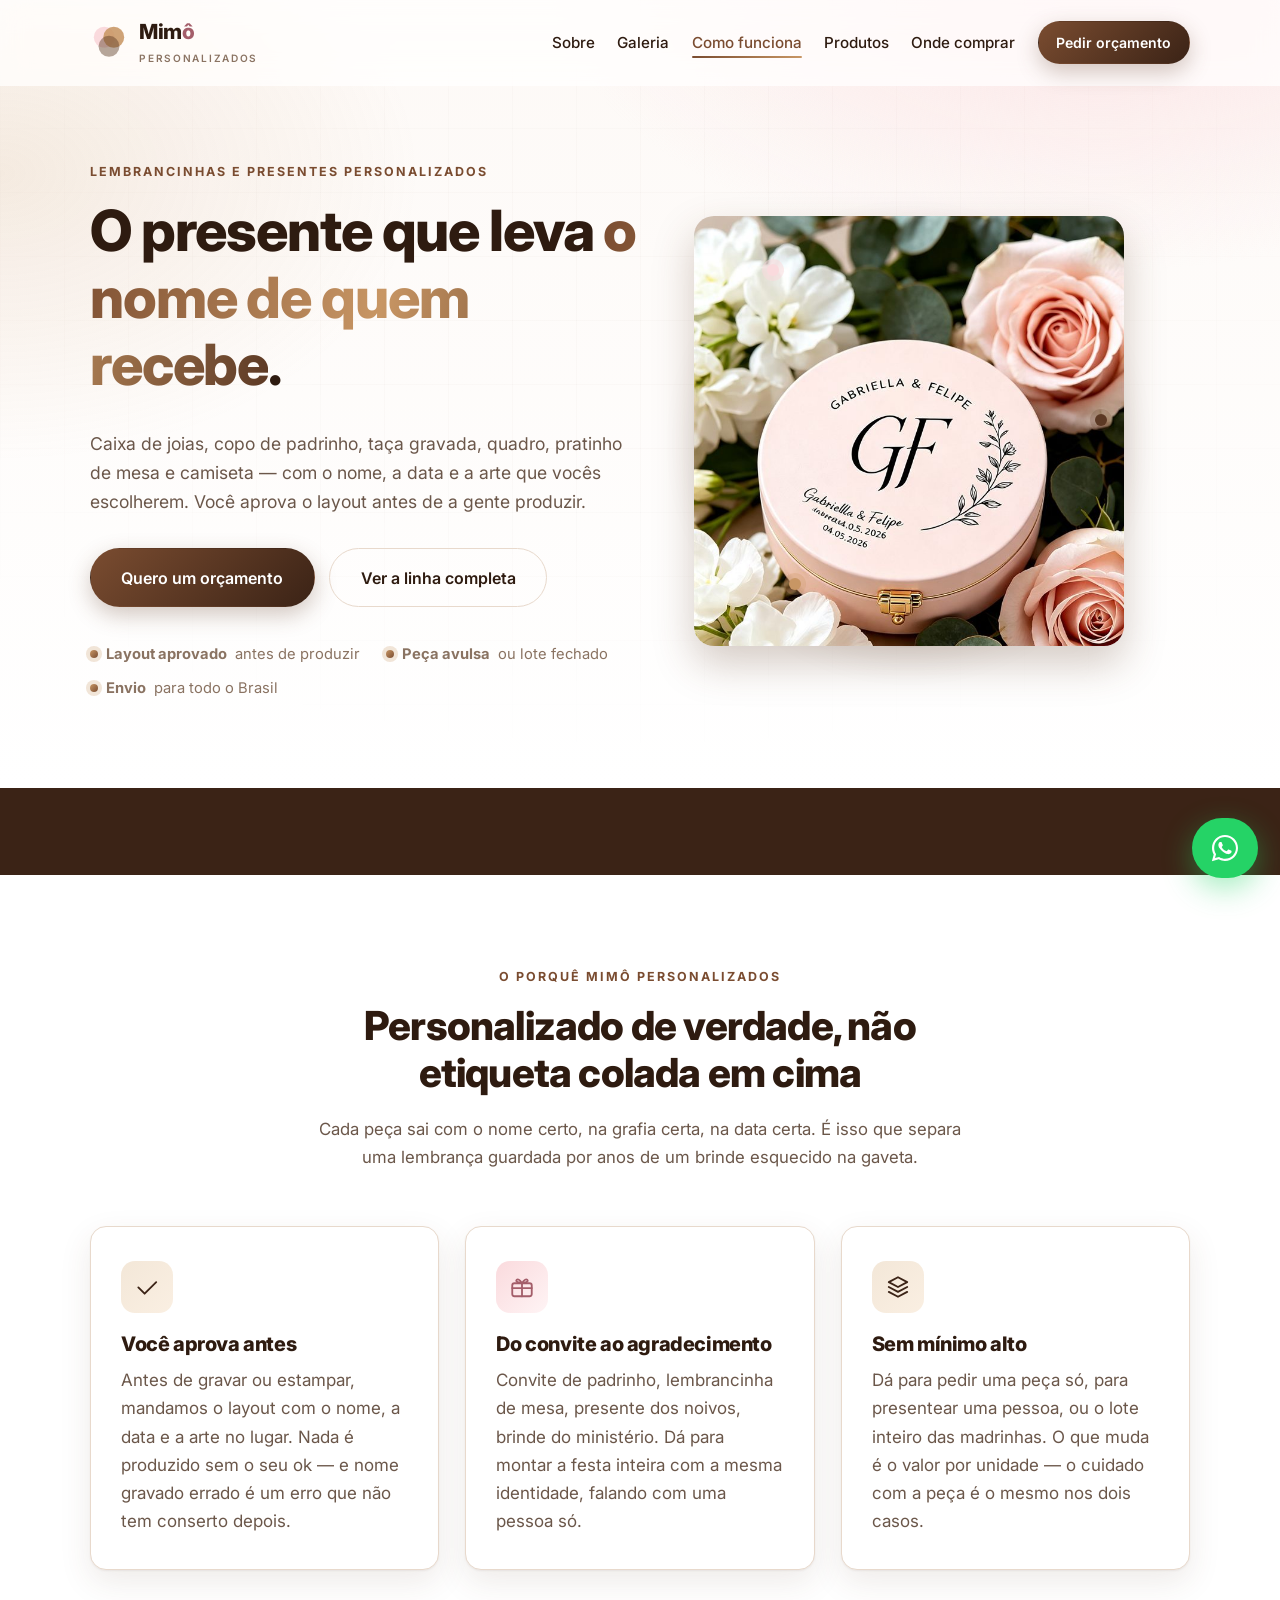
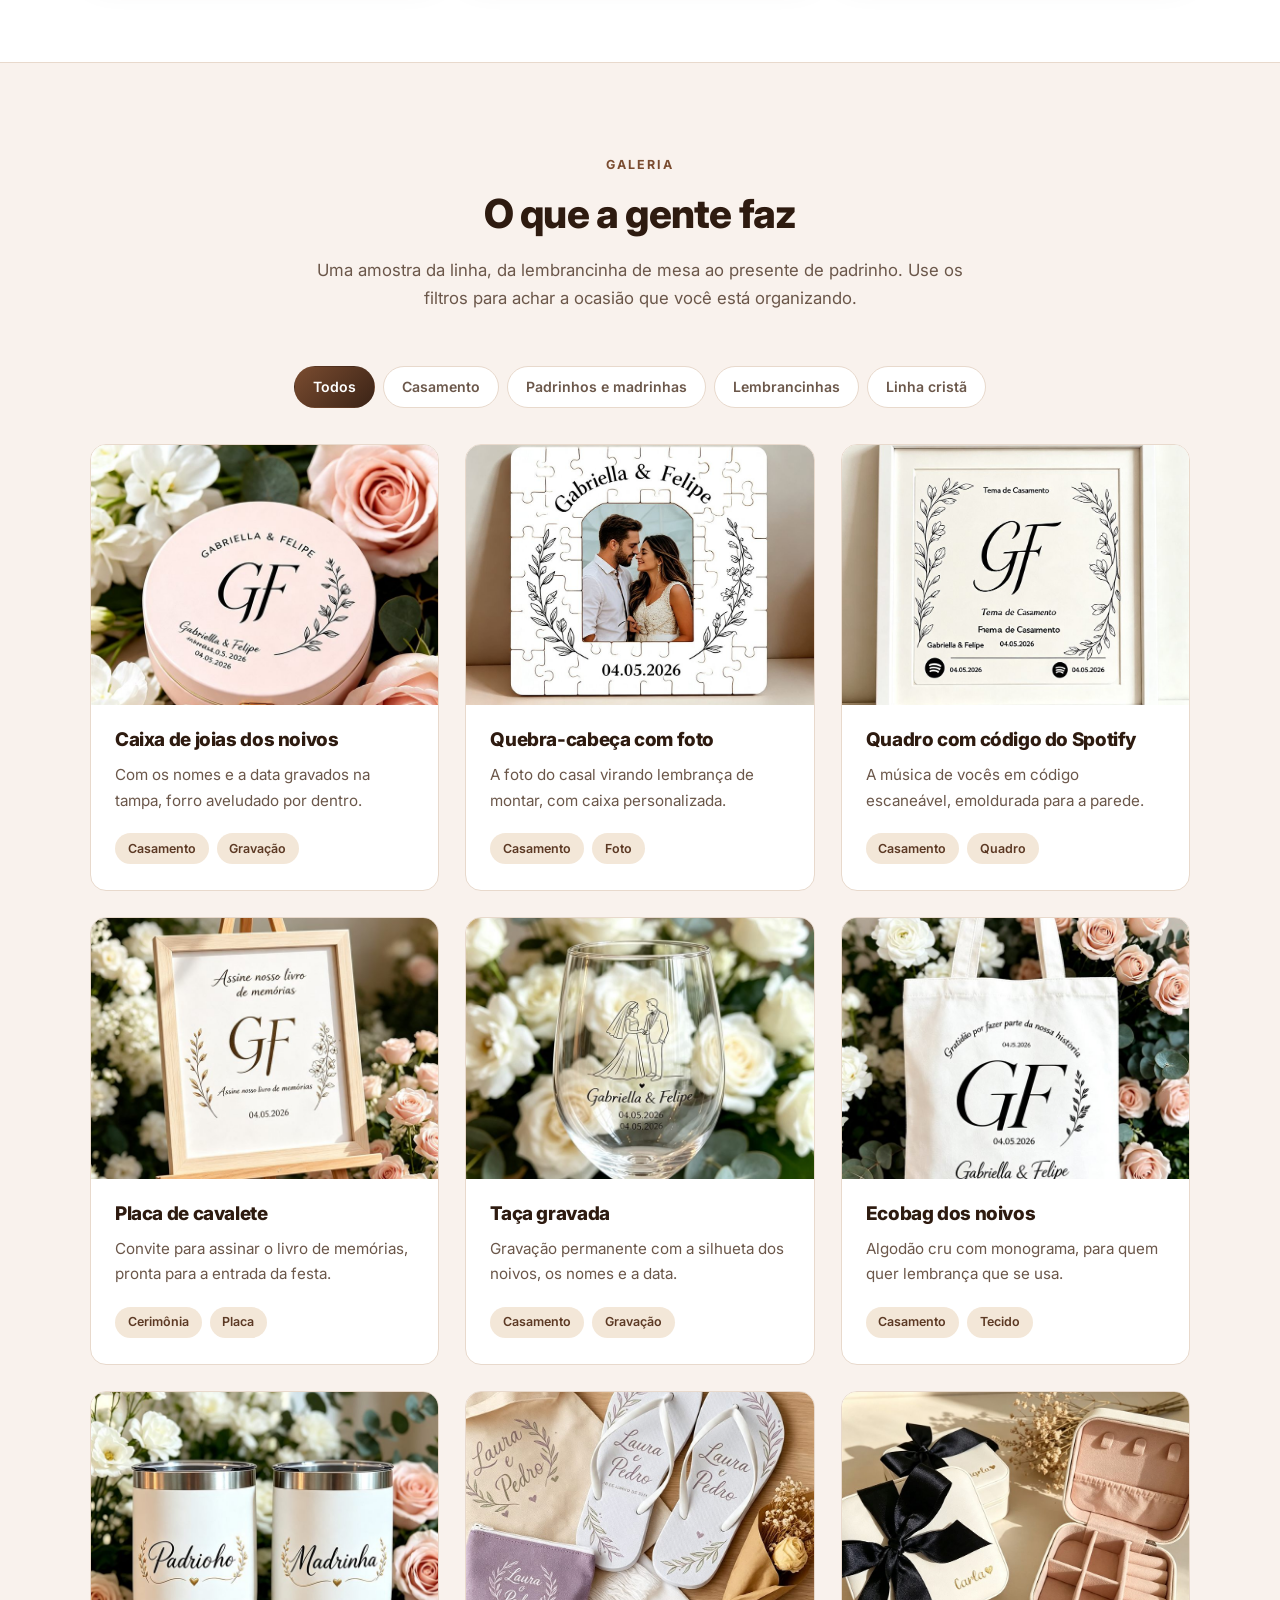
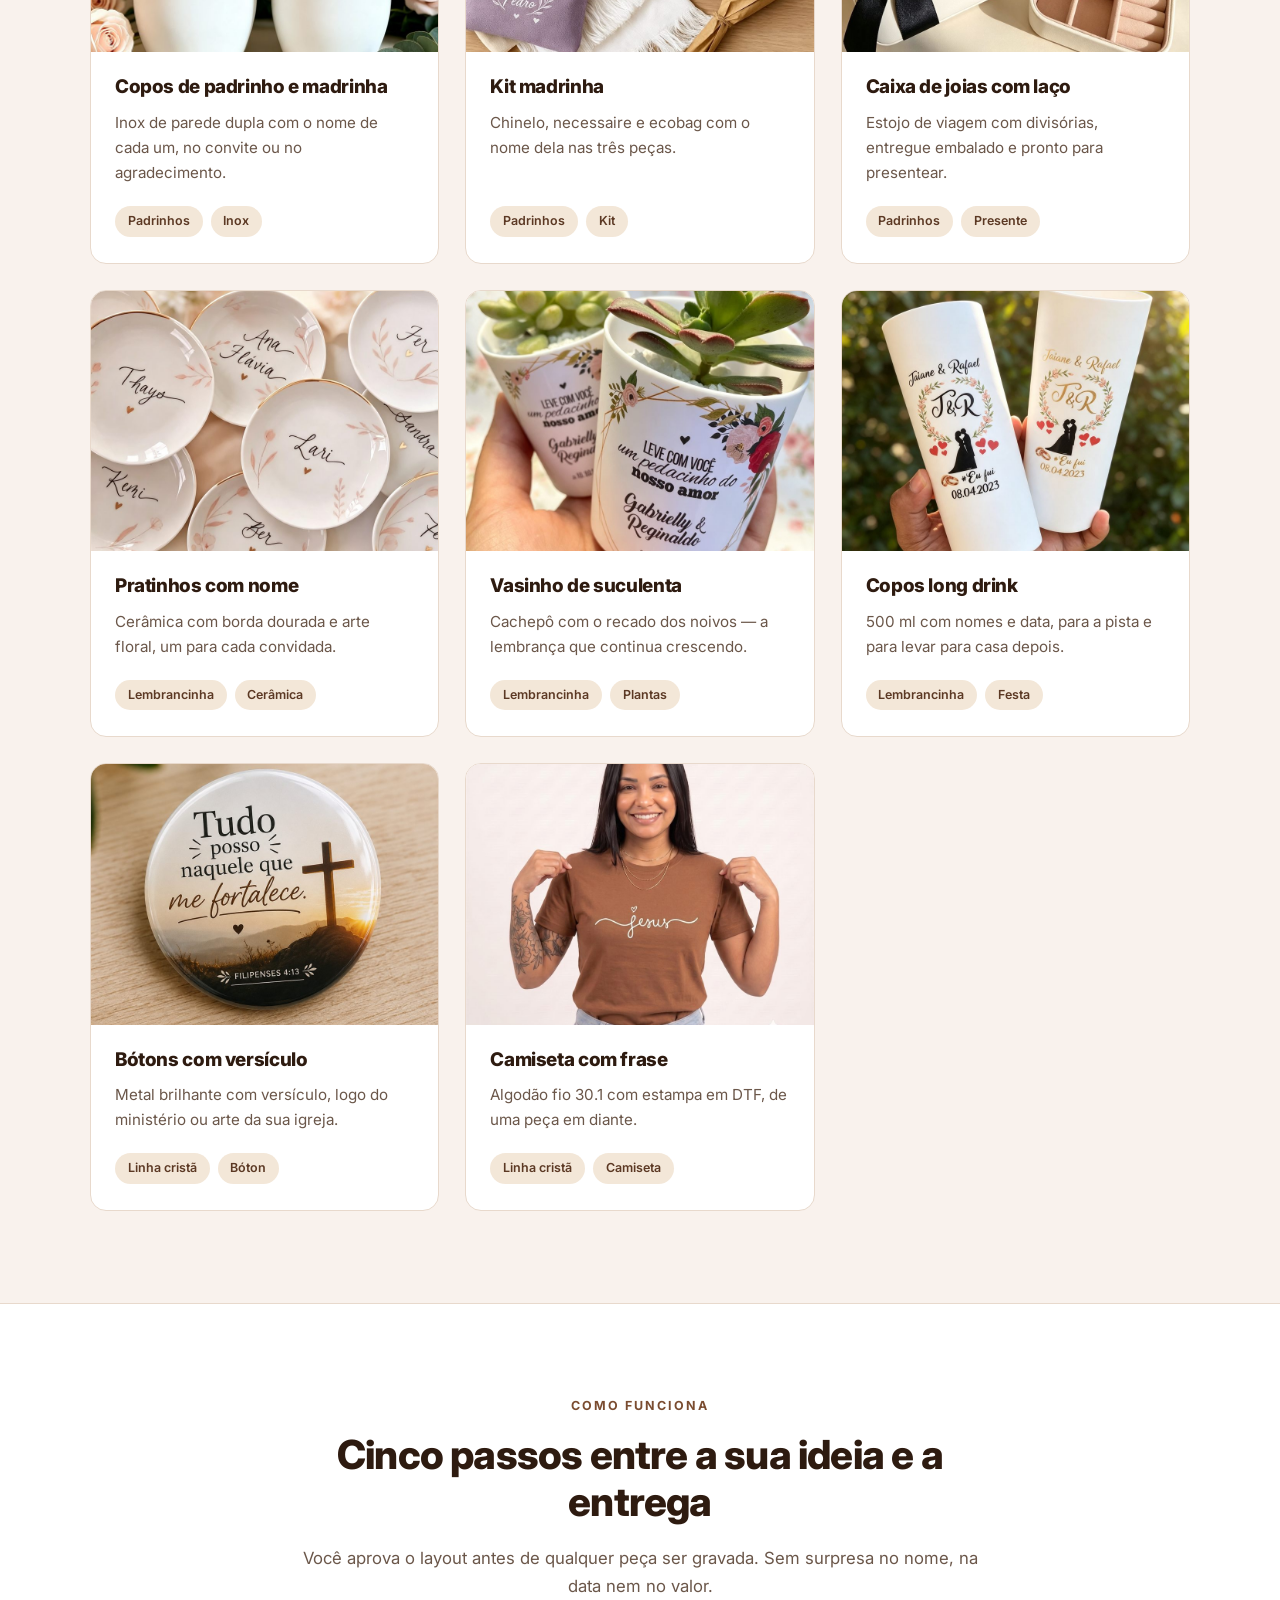
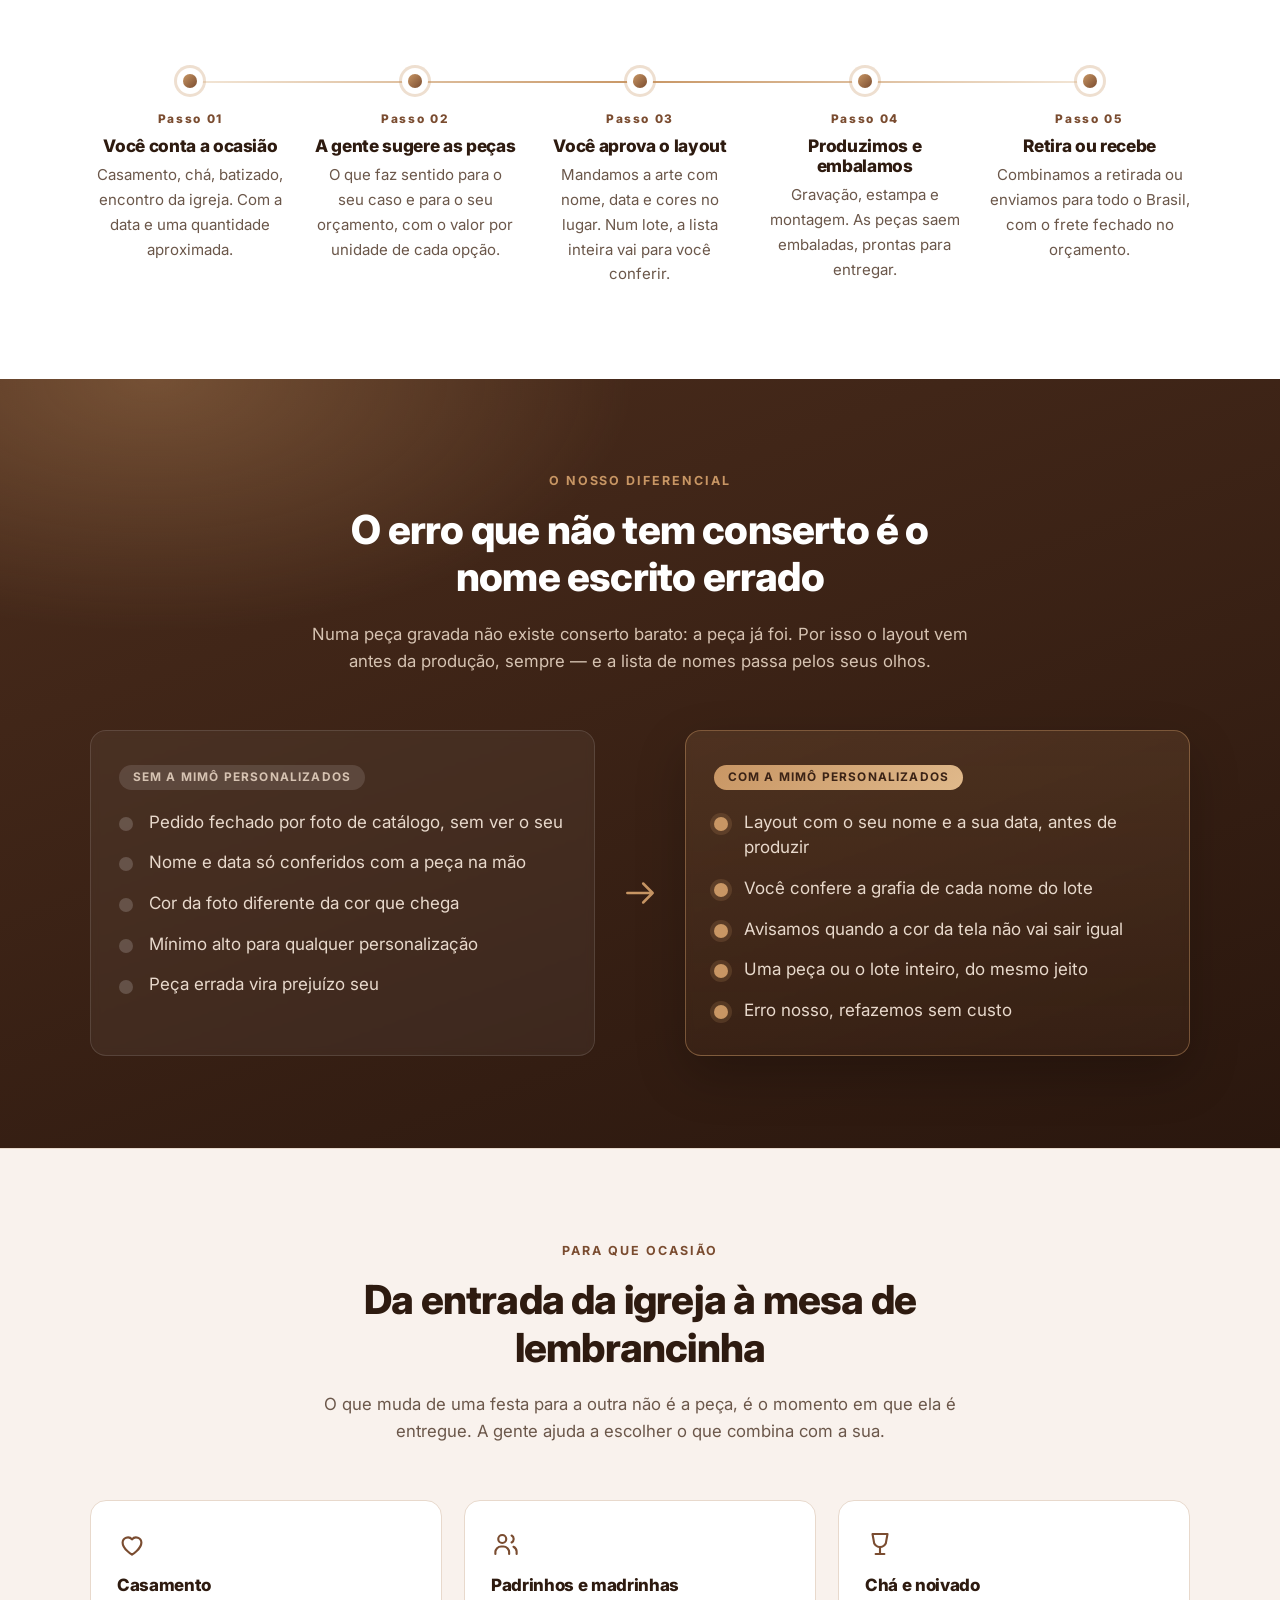
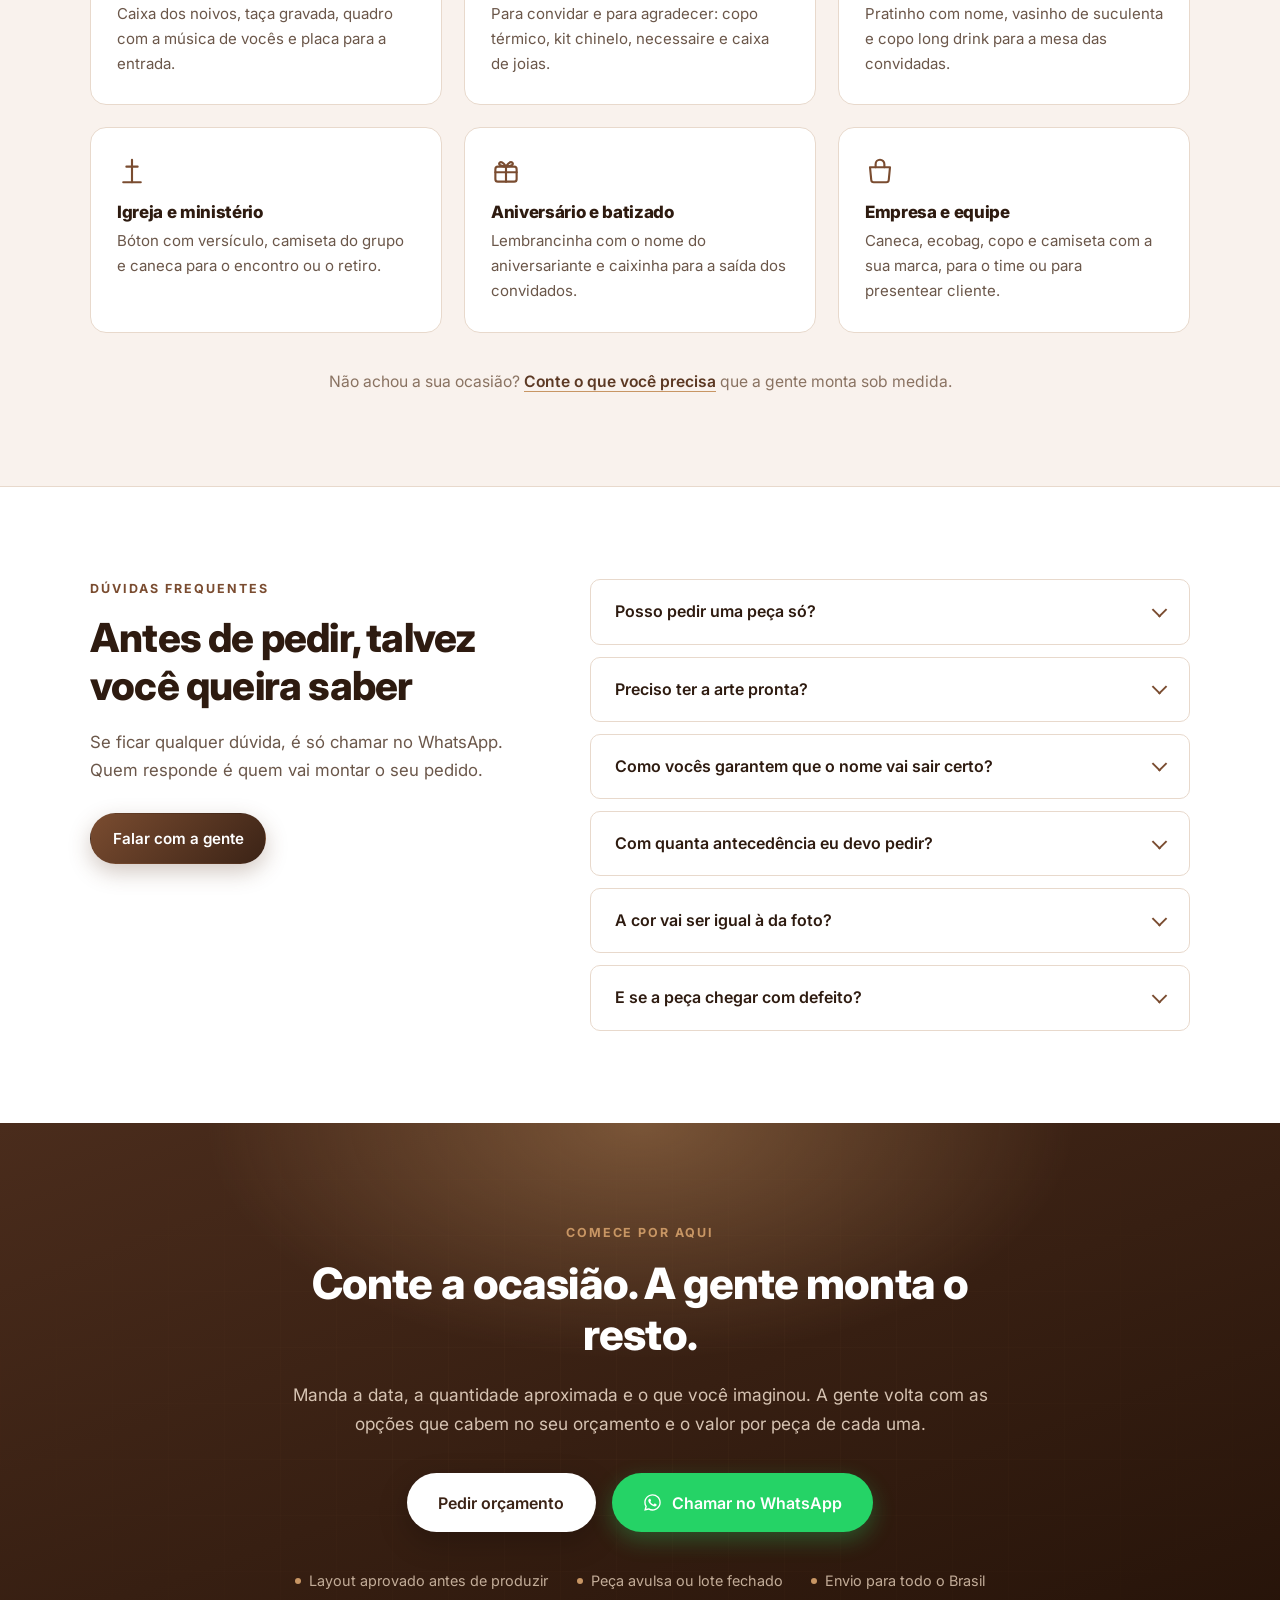
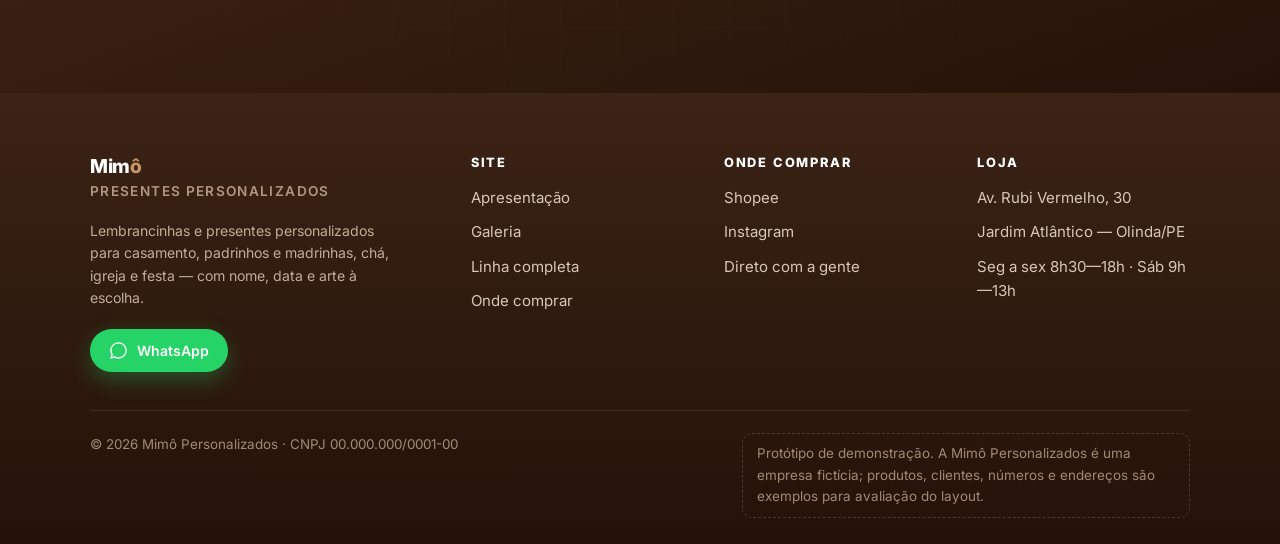
<file: index.html>
﻿<!DOCTYPE html>
<html lang="pt-BR">
<head>
<meta charset="UTF-8">
<meta name="viewport" content="width=device-width, initial-scale=1">
<title>Mimô Personalizados | Lembrancinhas e presentes com nome e data</title>
<meta name="description" content="Presentes e lembrancinhas personalizados para casamento, padrinhos e madrinhas, chá, igreja e festa: caixa de joias, copo térmico, taça gravada, quadro, pratinho e camiseta. Você aprova o layout antes de a gente produzir.">
<meta name="theme-color" content="#5C3924">
<link rel="canonical" href="https://www.mimopersonalizados.com.br/">

<meta property="og:type" content="website">
<meta property="og:locale" content="pt_BR">
<meta property="og:site_name" content="Mimô Personalizados">
<meta property="og:title" content="Mimô Personalizados | Lembrancinhas e presentes com nome e data">
<meta property="og:description" content="Caixa de joias, copo de padrinho, taça gravada, quadro e lembrancinha de mesa — tudo com o nome e a data de quem recebe.">
<meta property="og:url" content="https://www.mimopersonalizados.com.br/">

<link rel="preconnect" href="https://fonts.googleapis.com">
<link rel="preconnect" href="https://fonts.gstatic.com" crossorigin>
<link href="https://fonts.googleapis.com/css2?family=Inter:wght@400;500;600;700;800&display=swap" rel="stylesheet">
<link rel="stylesheet" href="assets/css/style.css?v=1">
<script src="assets/js/campanha.js?v=1"></script>

<script type="application/ld+json">
{
  "@context": "https://schema.org",
  "@type": "Store",
  "name": "Mimô Personalizados",
  "description": "Lembrancinhas e presentes personalizados para casamento, padrinhos e madrinhas, chá, igreja e festa, com nome, data e arte à escolha.",
  "areaServed": "BR",
  "slogan": "O presente que leva o nome de quem recebe.",
  "address": {
    "@type": "PostalAddress",
    "streetAddress": "Av. Rubi Vermelho, 30 — Jardim Atlântico",
    "addressLocality": "Olinda",
    "addressRegion": "PE",
    "addressCountry": "BR"
  },
  "openingHours": ["Mo-Fr 08:30-18:00", "Sa 09:00-13:00"],
  "telephone": "+5581991873132"
}
</script>
</head>
<body>

<a class="skip-link" href="#main">Ir para o conteúdo</a>

<header class="header" id="header">
  <div class="container header__inner">
    <a class="brand" href="#hero" aria-label="Mimô Personalizados — início">
      <svg class="brand__mark" viewBox="0 0 40 40" aria-hidden="true">
        <g style="mix-blend-mode:multiply">
          <circle cx="15" cy="15" r="11" fill="#FADADD"/>
          <circle cx="25" cy="15" r="11" fill="#C89664" opacity=".88"/>
          <circle cx="20" cy="24.5" r="11" fill="#5C3924" opacity=".45"/>
        </g>
      </svg>
      <span>
        <span class="brand__name">Mim<i>ô</i></span>
        <span class="brand__tag">Personalizados</span>
      </span>
    </a>

    <nav class="nav" id="nav" aria-label="Navegação principal">
      <ul class="nav__list">
        <li><a class="nav__link" href="#sobre">Sobre</a></li>
        <li><a class="nav__link" href="#galeria">Galeria</a></li>
        <li><a class="nav__link" href="#processo">Como funciona</a></li>
        <li><a class="nav__link" href="produtos/index.html">Produtos</a></li>
        <li><a class="nav__link" href="contato/index.html">Onde comprar</a></li>
        <li><a class="btn btn--primary btn--sm nav__cta" href="contato/index.html">Pedir orçamento</a></li>
      </ul>
    </nav>

    <button class="nav-toggle" id="navToggle" aria-expanded="false" aria-controls="nav" aria-label="Abrir menu">
      <span></span><span></span><span></span>
    </button>
  </div>
</header>

<main id="main">

  <!-- ============ HERO ============ -->
  <section class="hero" id="hero">
    <div class="container hero__inner">
      <div class="hero__content">
        <p class="eyebrow reveal">Lembrancinhas e presentes personalizados</p>
        <h1 class="hero__title reveal">O presente que leva <span class="grad">o nome de quem recebe</span>.</h1>
        <p class="hero__sub reveal">
          Caixa de joias, copo de padrinho, taça gravada, quadro, pratinho de mesa e
          camiseta — com o nome, a data e a arte que vocês escolherem. Você aprova o
          layout antes de a gente produzir.
        </p>
        <div class="hero__actions reveal">
          <a class="btn btn--primary btn--lg" href="contato/index.html">Quero um orçamento</a>
          <a class="btn btn--ghost btn--lg" href="produtos/index.html">Ver a linha completa</a>
        </div>
        <ul class="hero__badges reveal" aria-label="Destaques">
          <li><strong>Layout aprovado</strong> antes de produzir</li>
          <li><strong>Peça avulsa</strong> ou lote fechado</li>
          <li><strong>Envio</strong> para todo o Brasil</li>
        </ul>
      </div>

      <div class="hero__visual reveal">
        <div class="press">
          <!-- vitrine da home: seis peças reais revezando. main.js lê
               qualquer .shots da página, então essa troca já funciona
               sem nenhum JS extra — só o HTML abaixo. -->
          <!-- sem loading="lazy" aqui de propósito: é a primeira coisa que
               a página mostra, então as seis já carregam de uma vez — adiar
               as cinco de trás deixaria a troca entrando em branco. -->
          <div class="press__sheet shots">
            <img src="assets/img/caixa-joias-noivos.jpg"
                 alt="Caixa de joias personalizada com o nome dos noivos e a data gravados na tampa"
                 class="is-active" fetchpriority="high" decoding="async">
            <img src="assets/img/copos-padrinho-madrinha.jpg"
                 alt="Copos térmicos personalizados com os nomes do padrinho e da madrinha"
                 decoding="async">
            <img src="assets/img/quadro-spotify.jpg"
                 alt="Quadro personalizado com o código do Spotify da música do casal"
                 decoding="async">
            <img src="assets/img/taca-gravada.jpg"
                 alt="Taça gravada com a silhueta dos noivos, os nomes e a data"
                 decoding="async">
            <img src="assets/img/pratinhos-nomes.jpg"
                 alt="Pratinhos de cerâmica personalizados com o nome de cada convidada"
                 decoding="async">
            <img src="assets/img/boton-cristao.jpg"
                 alt="Bóton personalizado com versículo"
                 decoding="async">
          </div>
          <span class="press__dot press__dot--c" aria-hidden="true"></span>
          <span class="press__dot press__dot--m" aria-hidden="true"></span>
          <span class="press__dot press__dot--y" aria-hidden="true"></span>
        </div>
      </div>
    </div>
  </section>

  <!-- ============ COMPROMISSOS ============ -->
  <section class="commit" aria-label="Nossos compromissos">
    <div class="container">
      <ul class="commit__list">
        <li class="commit__item reveal">
          <svg viewBox="0 0 24 24" fill="none" stroke="currentColor" stroke-width="1.8" stroke-linecap="round" stroke-linejoin="round" aria-hidden="true"><path d="M20 6 9 17l-5-5"/></svg>
          <span><strong>Layout aprovado</strong> por você antes de produzir</span>
        </li>
        <li class="commit__item reveal">
          <svg viewBox="0 0 24 24" fill="none" stroke="currentColor" stroke-width="1.8" stroke-linecap="round" stroke-linejoin="round" aria-hidden="true"><path d="M20 6 9 17l-5-5"/></svg>
          <span><strong>Nome e data</strong> conferidos letra por letra</span>
        </li>
        <li class="commit__item reveal">
          <svg viewBox="0 0 24 24" fill="none" stroke="currentColor" stroke-width="1.8" stroke-linecap="round" stroke-linejoin="round" aria-hidden="true"><path d="M20 6 9 17l-5-5"/></svg>
          <span><strong>Refazemos sem custo</strong> se o erro for nosso</span>
        </li>
        <li class="commit__item reveal">
          <svg viewBox="0 0 24 24" fill="none" stroke="currentColor" stroke-width="1.8" stroke-linecap="round" stroke-linejoin="round" aria-hidden="true"><path d="M20 6 9 17l-5-5"/></svg>
          <span><strong>Peça avulsa</strong> ou lote, sem mínimo alto</span>
        </li>
      </ul>
    </div>
  </section>

  <!-- ============ PILARES ============ -->
  <section class="section" id="sobre">
    <div class="container">
      <div class="section__head reveal">
        <p class="eyebrow">O porquê Mimô Personalizados</p>
        <h2 class="section__title">Personalizado de verdade, não etiqueta colada em cima</h2>
        <p class="section__lead">
          Cada peça sai com o nome certo, na grafia certa, na data certa. É isso que
          separa uma lembrança guardada por anos de um brinde esquecido na gaveta.
        </p>
      </div>

      <div class="grid grid--3">
        <article class="card reveal">
          <div class="card__icon">
            <svg viewBox="0 0 24 24" fill="none" stroke="currentColor" stroke-width="1.7" stroke-linecap="round" stroke-linejoin="round" aria-hidden="true"><path d="M20.5 7.5 9.8 18.2 4 12.4"/></svg>
          </div>
          <h3 class="card__title">Você aprova antes</h3>
          <p class="card__text">
            Antes de gravar ou estampar, mandamos o layout com o nome, a data e a arte
            no lugar. Nada é produzido sem o seu ok — e nome gravado errado é um erro
            que não tem conserto depois.
          </p>
        </article>

        <article class="card reveal">
          <div class="card__icon card__icon--mag">
            <svg viewBox="0 0 24 24" fill="none" stroke="currentColor" stroke-width="1.7" stroke-linecap="round" stroke-linejoin="round" aria-hidden="true"><rect x="3" y="8.5" width="18" height="12" rx="2"/><path d="M3 13h18M12 8.5v12"/><path d="M12 8.5S9.2 3.6 7.2 5.3 9.8 8.5 12 8.5Zm0 0s2.8-4.9 4.8-3.2S14.2 8.5 12 8.5Z"/></svg>
          </div>
          <h3 class="card__title">Do convite ao agradecimento</h3>
          <p class="card__text">
            Convite de padrinho, lembrancinha de mesa, presente dos noivos, brinde do
            ministério. Dá para montar a festa inteira com a mesma identidade, falando
            com uma pessoa só.
          </p>
        </article>

        <article class="card reveal">
          <div class="card__icon">
            <svg viewBox="0 0 24 24" fill="none" stroke="currentColor" stroke-width="1.7" stroke-linecap="round" stroke-linejoin="round" aria-hidden="true"><path d="m12 3 8.5 4.5L12 12 3.5 7.5 12 3Z"/><path d="m3.5 12 8.5 4.5 8.5-4.5M3.5 16.5 12 21l8.5-4.5"/></svg>
          </div>
          <h3 class="card__title">Sem mínimo alto</h3>
          <p class="card__text">
            Dá para pedir uma peça só, para presentear uma pessoa, ou o lote inteiro das
            madrinhas. O que muda é o valor por unidade — o cuidado com a peça é o mesmo
            nos dois casos.
          </p>
        </article>
      </div>
    </div>
  </section>

  <!-- ============ GALERIA ============ -->
  <section class="section section--tint" id="galeria">
    <div class="container">
      <div class="section__head reveal">
        <p class="eyebrow">Galeria</p>
        <h2 class="section__title">O que a gente faz</h2>
        <p class="section__lead">
          Uma amostra da linha, da lembrancinha de mesa ao presente de padrinho. Use os
          filtros para achar a ocasião que você está organizando.
        </p>
      </div>

      <div class="filters reveal" id="filtros" role="group" aria-label="Filtrar a galeria por ocasião"></div>
      <div class="works" id="lista-galeria"></div>
    </div>
  </section>

  <!-- ============ PROCESSO ============ -->
  <section class="section" id="processo">
    <div class="container">
      <div class="section__head reveal">
        <p class="eyebrow">Como funciona</p>
        <h2 class="section__title">Cinco passos entre a sua ideia e a entrega</h2>
        <p class="section__lead">
          Você aprova o layout antes de qualquer peça ser gravada. Sem surpresa no nome,
          na data nem no valor.
        </p>
      </div>

      <ol class="steps">
        <li class="step reveal">
          <span class="step__dot"></span>
          <span class="step__num">Passo 01</span>
          <h3 class="step__title">Você conta a ocasião</h3>
          <p class="step__text">Casamento, chá, batizado, encontro da igreja. Com a data e uma quantidade aproximada.</p>
        </li>
        <li class="step reveal">
          <span class="step__dot"></span>
          <span class="step__num">Passo 02</span>
          <h3 class="step__title">A gente sugere as peças</h3>
          <p class="step__text">O que faz sentido para o seu caso e para o seu orçamento, com o valor por unidade de cada opção.</p>
        </li>
        <li class="step reveal">
          <span class="step__dot"></span>
          <span class="step__num">Passo 03</span>
          <h3 class="step__title">Você aprova o layout</h3>
          <p class="step__text">Mandamos a arte com nome, data e cores no lugar. Num lote, a lista inteira vai para você conferir.</p>
        </li>
        <li class="step reveal">
          <span class="step__dot"></span>
          <span class="step__num">Passo 04</span>
          <h3 class="step__title">Produzimos e embalamos</h3>
          <p class="step__text">Gravação, estampa e montagem. As peças saem embaladas, prontas para entregar.</p>
        </li>
        <li class="step reveal">
          <span class="step__dot"></span>
          <span class="step__num">Passo 05</span>
          <h3 class="step__title">Retira ou recebe</h3>
          <p class="step__text">Combinamos a retirada ou enviamos para todo o Brasil, com o frete fechado no orçamento.</p>
        </li>
      </ol>
    </div>
  </section>

  <!-- ============ DIFERENCIAL ============ -->
  <section class="section section--dark" id="diferencial">
    <div class="container">
      <div class="section__head reveal">
        <p class="eyebrow eyebrow--light">O nosso diferencial</p>
        <h2 class="section__title">O erro que não tem conserto é o nome escrito errado</h2>
        <p class="section__lead">
          Numa peça gravada não existe conserto barato: a peça já foi. Por isso o layout
          vem antes da produção, sempre — e a lista de nomes passa pelos seus olhos.
        </p>
      </div>

      <div class="compare">
        <div class="compare__col compare__col--before reveal">
          <h3 class="compare__title"><span class="tag tag--before">Sem a Mimô Personalizados</span></h3>
          <ul class="compare__list">
            <li>Pedido fechado por foto de catálogo, sem ver o seu</li>
            <li>Nome e data só conferidos com a peça na mão</li>
            <li>Cor da foto diferente da cor que chega</li>
            <li>Mínimo alto para qualquer personalização</li>
            <li>Peça errada vira prejuízo seu</li>
          </ul>
        </div>

        <div class="compare__arrow reveal" aria-hidden="true">
          <svg viewBox="0 0 24 24" fill="none" stroke="currentColor" stroke-width="1.6" stroke-linecap="round" stroke-linejoin="round"><path d="M4 12h16M14 6l6 6-6 6"/></svg>
        </div>

        <div class="compare__col compare__col--after reveal">
          <h3 class="compare__title"><span class="tag tag--after">Com a Mimô Personalizados</span></h3>
          <ul class="compare__list">
            <li>Layout com o seu nome e a sua data, antes de produzir</li>
            <li>Você confere a grafia de cada nome do lote</li>
            <li>Avisamos quando a cor da tela não vai sair igual</li>
            <li>Uma peça ou o lote inteiro, do mesmo jeito</li>
            <li>Erro nosso, refazemos sem custo</li>
          </ul>
        </div>
      </div>
    </div>
  </section>

  <!-- ============ SEGMENTOS ============ -->
  <section class="section section--tint" id="segmentos">
    <div class="container">
      <div class="section__head reveal">
        <p class="eyebrow">Para que ocasião</p>
        <h2 class="section__title">Da entrada da igreja à mesa de lembrancinha</h2>
        <p class="section__lead">
          O que muda de uma festa para a outra não é a peça, é o momento em que ela é
          entregue. A gente ajuda a escolher o que combina com a sua.
        </p>
      </div>

      <div class="segments">
        <article class="segment reveal">
          <svg viewBox="0 0 24 24" fill="none" stroke="currentColor" stroke-width="1.7" stroke-linecap="round" stroke-linejoin="round" aria-hidden="true"><path d="M12 20.5s-7.5-4.6-7.5-9.6a4.2 4.2 0 0 1 7.5-2.6 4.2 4.2 0 0 1 7.5 2.6c0 5-7.5 9.6-7.5 9.6Z"/></svg>
          <h3>Casamento</h3>
          <p>Caixa dos noivos, taça gravada, quadro com a música de vocês e placa para a entrada.</p>
        </article>

        <article class="segment reveal">
          <svg viewBox="0 0 24 24" fill="none" stroke="currentColor" stroke-width="1.7" stroke-linecap="round" stroke-linejoin="round" aria-hidden="true"><circle cx="9" cy="8" r="3.2"/><path d="M3.5 20v-1.4A4.6 4.6 0 0 1 8.1 14h1.8a4.6 4.6 0 0 1 4.6 4.6V20"/><path d="M16.5 5.2a3.2 3.2 0 0 1 0 5.6M18 14.2a4.6 4.6 0 0 1 2.5 4.1V20"/></svg>
          <h3>Padrinhos e madrinhas</h3>
          <p>Para convidar e para agradecer: copo térmico, kit chinelo, necessaire e caixa de joias.</p>
        </article>

        <article class="segment reveal">
          <svg viewBox="0 0 24 24" fill="none" stroke="currentColor" stroke-width="1.7" stroke-linecap="round" stroke-linejoin="round" aria-hidden="true"><path d="M6 4h12l-1 5.5a5 5 0 0 1-10 0L6 4Z"/><path d="M12 15v5M8.5 20h7"/></svg>
          <h3>Chá e noivado</h3>
          <p>Pratinho com nome, vasinho de suculenta e copo long drink para a mesa das convidadas.</p>
        </article>

        <article class="segment reveal">
          <svg viewBox="0 0 24 24" fill="none" stroke="currentColor" stroke-width="1.7" stroke-linecap="round" stroke-linejoin="round" aria-hidden="true"><path d="M12 3v18M7.5 8.5h9"/><path d="M5 21h14"/></svg>
          <h3>Igreja e ministério</h3>
          <p>Bóton com versículo, camiseta do grupo e caneca para o encontro ou o retiro.</p>
        </article>

        <article class="segment reveal">
          <svg viewBox="0 0 24 24" fill="none" stroke="currentColor" stroke-width="1.7" stroke-linecap="round" stroke-linejoin="round" aria-hidden="true"><rect x="3.5" y="8.5" width="17" height="12" rx="2"/><path d="M3.5 13h17M12 8.5v12"/><path d="M12 8.5S9 3.5 7 5.3 9.8 8.5 12 8.5Zm0 0s3-5 5-3.2S14.2 8.5 12 8.5Z"/></svg>
          <h3>Aniversário e batizado</h3>
          <p>Lembrancinha com o nome do aniversariante e caixinha para a saída dos convidados.</p>
        </article>

        <article class="segment reveal">
          <svg viewBox="0 0 24 24" fill="none" stroke="currentColor" stroke-width="1.7" stroke-linecap="round" stroke-linejoin="round" aria-hidden="true"><path d="M4 9h16l-1 10.2A2 2 0 0 1 17 21H7a2 2 0 0 1-2-1.8L4 9Z"/><path d="M8.5 9V6.5a3.5 3.5 0 0 1 7 0V9"/></svg>
          <h3>Empresa e equipe</h3>
          <p>Caneca, ecobag, copo e camiseta com a sua marca, para o time ou para presentear cliente.</p>
        </article>
      </div>

      <p class="segments__note reveal">
        Não achou a sua ocasião? <a href="contato/index.html">Conte o que você precisa</a> que a gente monta sob medida.
      </p>
    </div>
  </section>

  <!-- ============ FAQ ============ -->
  <section class="section" id="faq">
    <div class="container faq__inner">
      <div class="reveal">
        <p class="eyebrow">Dúvidas frequentes</p>
        <h2 class="section__title">Antes de pedir, talvez você queira saber</h2>
        <p class="section__lead">
          Se ficar qualquer dúvida, é só chamar no WhatsApp. Quem responde é quem vai
          montar o seu pedido.
        </p>
        <div class="faq__cta">
          <a class="btn btn--primary" href="contato/index.html">Falar com a gente</a>
        </div>
      </div>

      <div class="faq__list reveal">
        <details class="faq__item">
          <summary>Posso pedir uma peça só?</summary>
          <div class="faq__answer"><p>Boa parte da linha sai avulsa, para presentear uma pessoa. Alguns itens têm quantidade mínima por causa da produção — o vasinho e o copo long drink, por exemplo, saem a partir de 20. O mínimo de cada peça está escrito no card dela, e a gente confirma no orçamento.</p></div>
        </details>
        <details class="faq__item">
          <summary>Preciso ter a arte pronta?</summary>
          <div class="faq__answer"><p>Não. Você manda o nome, a data e a ideia, e a gente monta o layout. Se já tiver um monograma, uma arte ou a identidade do seu casamento, usamos a sua.</p></div>
        </details>
        <details class="faq__item">
          <summary>Como vocês garantem que o nome vai sair certo?</summary>
          <div class="faq__answer"><p>Você recebe o layout com os nomes escritos exatamente como vão ser gravados, e aprova antes de a produção começar. Num lote de madrinhas, mandamos a lista inteira para você conferir uma por uma — numa peça gravada, nome errado não tem conserto barato.</p></div>
        </details>
        <details class="faq__item">
          <summary>Com quanta antecedência eu devo pedir?</summary>
          <div class="faq__answer"><p>Quanto antes melhor, principalmente para lote de padrinhos e lembrancinha de festa, onde a quantidade pesa no prazo. A data de entrega é fechada no orçamento e conta a partir da sua aprovação do layout.</p></div>
        </details>
        <details class="faq__item">
          <summary>A cor vai ser igual à da foto?</summary>
          <div class="faq__answer"><p>Tela e impressão trabalham com cores diferentes, então alguma variação existe sempre. Quando o tom que você escolheu for mudar de um jeito perceptível, a gente avisa no layout, antes de produzir.</p></div>
        </details>
        <details class="faq__item">
          <summary>E se a peça chegar com defeito?</summary>
          <div class="faq__answer"><p>Se o erro for nosso — gravação fora do aprovado, estampa falhada, peça danificada no caminho — refazemos sem custo. Por isso a aprovação do layout é obrigatória: ela é o acordo do que foi combinado.</p></div>
        </details>
      </div>
    </div>
  </section>

  <!-- ============ CTA ============ -->
  <section class="cta">
    <div class="container cta__inner">
      <p class="eyebrow eyebrow--light">Comece por aqui</p>
      <h2 class="cta__title">Conte a ocasião. A gente monta o resto.</h2>
      <p class="cta__text">
        Manda a data, a quantidade aproximada e o que você imaginou. A gente volta com
        as opções que cabem no seu orçamento e o valor por peça de cada uma.
      </p>
      <div class="cta__actions">
        <a class="btn btn--light btn--lg" href="contato/index.html">Pedir orçamento</a>
        <a class="btn btn--whats btn--lg" href="#" data-zap="Olá! Vim pelo site da Mimô Personalizados e quero um orçamento.">
          <svg viewBox="0 0 448 512" fill="currentColor" aria-hidden="true"><path d="M380.9 97.1C339 55.1 283.2 32 223.9 32c-122.4 0-222 99.6-222 222 0 39.1 10.2 77.3 29.6 110.9L0 480l117.7-30.9c32.4 17.7 68.9 27 106.1 27h.1c122.3 0 222-99.6 222-222 0-59.3-23.1-115-65-157zm-157 341.6c-33.2 0-65.7-8.9-94-25.7l-6.7-4-69.8 18.3L72 359.2l-4.4-7c-18.5-29.4-28.2-63.3-28.2-98.2 0-101.7 82.8-184.5 184.6-184.5 49.3 0 95.6 19.2 130.4 54.1 34.8 34.9 56.2 81.2 56.1 130.5 0 101.8-84.9 184.6-186.6 184.6zm101.2-138.2c-5.5-2.8-32.8-16.2-37.9-18-5.1-1.9-8.8-2.8-12.5 2.8-3.7 5.6-14.3 18-17.6 21.8-3.2 3.7-6.5 4.2-12 1.4-32.6-16.3-54-29.1-75.5-66-5.7-9.8 5.7-9.1 16.3-30.3 1.8-3.7.9-6.9-.5-9.7-1.4-2.8-12.5-30.1-17.1-41.2-4.5-10.8-9.1-9.3-12.5-9.5-3.2-.2-6.9-.2-10.6-.2-3.7 0-9.7 1.4-14.8 6.9-5.1 5.6-19.4 19-19.4 46.3 0 27.3 19.9 53.7 22.6 57.4 2.8 3.7 39.1 59.7 94.8 83.8 35.2 15.2 49 16.5 66.6 13.9 10.7-1.6 32.8-13.4 37.4-26.4 4.6-13 4.6-24.1 3.2-26.4-1.3-2.5-5-3.9-10.5-6.6z"/></svg>
          Chamar no WhatsApp
        </a>
      </div>
      <ul class="cta__badges">
        <li>Layout aprovado antes de produzir</li>
        <li>Peça avulsa ou lote fechado</li>
        <li>Envio para todo o Brasil</li>
      </ul>
    </div>
  </section>

</main>

<footer class="footer">
  <div class="container">
    <div class="footer__inner">
      <div class="footer__brand">
        <h3 class="footer__name">Mim<i>ô</i></h3>
        <p class="footer__tagline">Presentes personalizados</p>
        <p class="footer__pitch">
          Lembrancinhas e presentes personalizados para casamento, padrinhos e
          madrinhas, chá, igreja e festa — com nome, data e arte à escolha.
        </p>
        <div class="footer__cta">
          <a class="btn btn--whats btn--sm" href="#" data-zap="Olá! Vim pelo site da Mimô Personalizados e quero um orçamento.">
            <svg viewBox="0 0 448 512" fill="currentColor" aria-hidden="true"><path d="M380.9 97.1C339 55.1 283.2 32 223.9 32c-122.4 0-222 99.6-222 222 0 39.1 10.2 77.3 29.6 110.9L0 480l117.7-30.9c32.4 17.7 68.9 27 106.1 27h.1c122.3 0 222-99.6 222-222 0-59.3-23.1-115-65-157zm-157 341.6c-33.2 0-65.7-8.9-94-25.7l-6.7-4-69.8 18.3L72 359.2l-4.4-7c-18.5-29.4-28.2-63.3-28.2-98.2 0-101.7 82.8-184.5 184.6-184.5 49.3 0 95.6 19.2 130.4 54.1 34.8 34.9 56.2 81.2 56.1 130.5 0 101.8-84.9 184.6-186.6 184.6z"/></svg>
            WhatsApp
          </a>
        </div>
      </div>

      <div class="footer__col">
        <h4>Site</h4>
        <ul>
          <li><a href="index.html">Apresentação</a></li>
          <li><a href="#galeria">Galeria</a></li>
          <li><a href="produtos/index.html">Linha completa</a></li>
          <li><a href="contato/index.html">Onde comprar</a></li>
        </ul>
      </div>

      <div class="footer__col">
        <h4>Onde comprar</h4>
        <ul>
          <li><a href="https://shopee.com.br/mimo_personalizados?utm_source=site&amp;utm_medium=referral" target="_blank" rel="noopener">Shopee</a></li>
          <li><a href="https://www.instagram.com/mimohpersonalizados" target="_blank" rel="noopener">Instagram</a></li>
          <li><a href="contato/index.html">Direto com a gente</a></li>
        </ul>
      </div>

      <div class="footer__col footer__col--last">
        <h4>Loja</h4>
        <ul>
          <li>Av. Rubi Vermelho, 30</li>
          <li>Jardim Atlântico — Olinda/PE</li>
          <li>Seg a sex 8h30—18h · Sáb 9h—13h</li>
        </ul>
      </div>
    </div>

    <div class="footer__bottom">
      <p>© 2026 Mimô Personalizados · CNPJ 00.000.000/0001-00</p>
      <p class="footer__disclaimer">
        Protótipo de demonstração. A Mimô Personalizados é uma empresa fictícia; produtos, clientes,
        números e endereços são exemplos para avaliação do layout.
      </p>
    </div>
  </div>
</footer>

<a class="whats" href="#" data-zap="Olá! Vim pelo site da Mimô Personalizados e quero um orçamento." aria-label="Falar no WhatsApp">
  <svg class="whats__icon" viewBox="0 0 448 512" fill="currentColor" aria-hidden="true"><path d="M380.9 97.1C339 55.1 283.2 32 223.9 32c-122.4 0-222 99.6-222 222 0 39.1 10.2 77.3 29.6 110.9L0 480l117.7-30.9c32.4 17.7 68.9 27 106.1 27h.1c122.3 0 222-99.6 222-222 0-59.3-23.1-115-65-157zm-157 341.6c-33.2 0-65.7-8.9-94-25.7l-6.7-4-69.8 18.3L72 359.2l-4.4-7c-18.5-29.4-28.2-63.3-28.2-98.2 0-101.7 82.8-184.5 184.6-184.5 49.3 0 95.6 19.2 130.4 54.1 34.8 34.9 56.2 81.2 56.1 130.5 0 101.8-84.9 184.6-186.6 184.6zm101.2-138.2c-5.5-2.8-32.8-16.2-37.9-18-5.1-1.9-8.8-2.8-12.5 2.8-3.7 5.6-14.3 18-17.6 21.8-3.2 3.7-6.5 4.2-12 1.4-32.6-16.3-54-29.1-75.5-66-5.7-9.8 5.7-9.1 16.3-30.3 1.8-3.7.9-6.9-.5-9.7-1.4-2.8-12.5-30.1-17.1-41.2-4.5-10.8-9.1-9.3-12.5-9.5-3.2-.2-6.9-.2-10.6-.2-3.7 0-9.7 1.4-14.8 6.9-5.1 5.6-19.4 19-19.4 46.3 0 27.3 19.9 53.7 22.6 57.4 2.8 3.7 39.1 59.7 94.8 83.8 35.2 15.2 49 16.5 66.6 13.9 10.7-1.6 32.8-13.4 37.4-26.4 4.6-13 4.6-24.1 3.2-26.4-1.3-2.5-5-3.9-10.5-6.6z"/></svg>
  <span class="whats__label">Orçamento no WhatsApp</span>
</a>

<a class="to-top" id="toTop" href="#hero" aria-label="Voltar ao topo">
  <svg viewBox="0 0 24 24" fill="none" stroke="currentColor" stroke-width="2.2" stroke-linecap="round" stroke-linejoin="round" aria-hidden="true"><path d="M12 19V5M6 11l6-6 6 6"/></svg>
</a>

<script src="assets/js/main.js?v=1"></script>
<script src="assets/js/festa.js?v=1"></script>
</body>
</html>
</file>
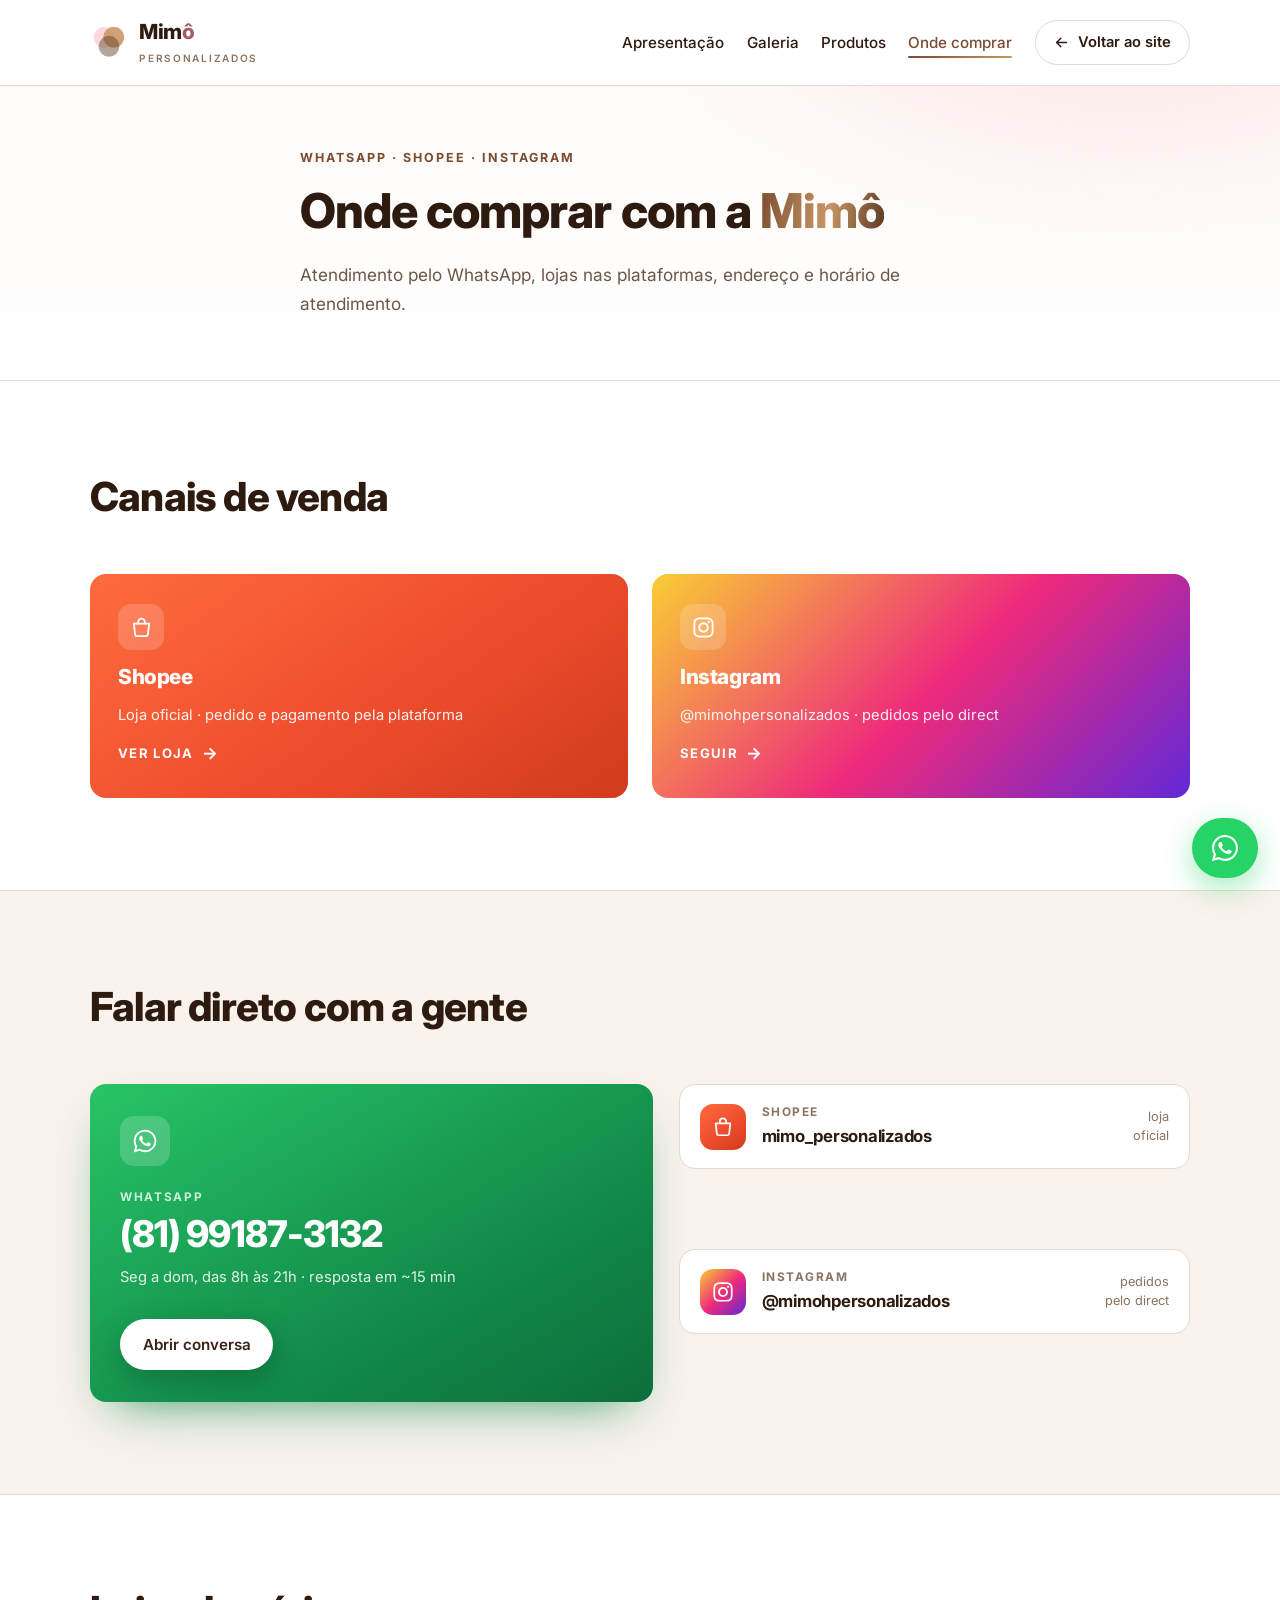
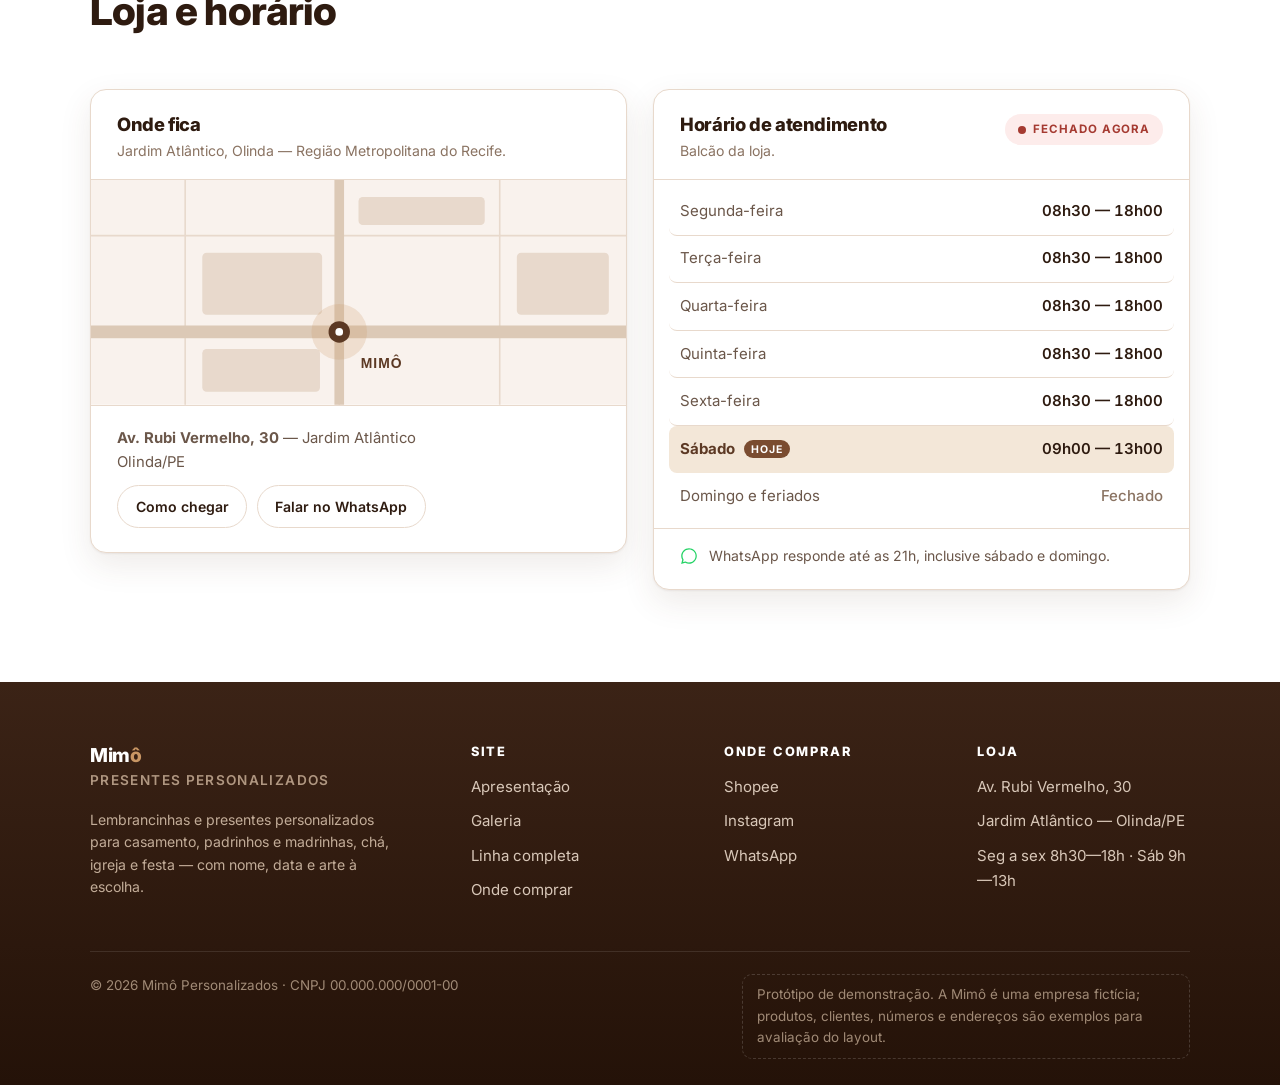
<file: contato/index.html>
﻿<!DOCTYPE html>
<html lang="pt-BR">
<head>
<meta charset="UTF-8">
<meta name="viewport" content="width=device-width, initial-scale=1">
<title>Onde comprar | Mimô Personalizados</title>
<meta name="description" content="WhatsApp e Instagram da Mimô Personalizados. Loja oficial na Shopee. Endereço e horário de atendimento no Jardim Atlântico, Olinda/PE.">
<meta name="theme-color" content="#5C3924">
<link rel="canonical" href="https://www.mimopersonalizados.com.br/contato/">

<meta property="og:type" content="website">
<meta property="og:locale" content="pt_BR">
<meta property="og:site_name" content="Mimô Personalizados">
<meta property="og:title" content="Onde comprar | Mimô Personalizados">
<meta property="og:description" content="WhatsApp, Instagram, Shopee, endereço e horário.">

<link rel="preconnect" href="https://fonts.googleapis.com">
<link rel="preconnect" href="https://fonts.gstatic.com" crossorigin>
<link href="https://fonts.googleapis.com/css2?family=Inter:wght@400;500;600;700;800&display=swap" rel="stylesheet">
<link rel="stylesheet" href="../assets/css/style.css?v=1">
<script src="../assets/js/campanha.js?v=1"></script>
</head>
<body>

<a class="skip-link" href="#main">Ir para o conteúdo</a>

<header class="header header--solid" id="header">
  <div class="container header__inner">
    <a class="brand" href="../index.html" aria-label="Mimô Personalizados — início">
      <svg class="brand__mark" viewBox="0 0 40 40" aria-hidden="true">
        <g style="mix-blend-mode:multiply">
          <circle cx="15" cy="15" r="11" fill="#FADADD"/>
          <circle cx="25" cy="15" r="11" fill="#C89664" opacity=".88"/>
          <circle cx="20" cy="24.5" r="11" fill="#5C3924" opacity=".45"/>
        </g>
      </svg>
      <span>
        <span class="brand__name">Mim<i>ô</i></span>
        <span class="brand__tag">Personalizados</span>
      </span>
    </a>

    <nav class="nav" id="nav" aria-label="Navegação principal">
      <ul class="nav__list">
        <li><a class="nav__link" href="../index.html">Apresentação</a></li>
        <li><a class="nav__link" href="../index.html#galeria">Galeria</a></li>
        <li><a class="nav__link" href="../produtos/index.html">Produtos</a></li>
        <li><a class="nav__link is-active" href="index.html" aria-current="page">Onde comprar</a></li>
        <li>
          <a class="back-link nav__cta" href="../index.html">
            <svg viewBox="0 0 24 24" fill="none" stroke="currentColor" stroke-width="2" stroke-linecap="round" stroke-linejoin="round" aria-hidden="true"><path d="M19 12H5M11 18l-6-6 6-6"/></svg>
            Voltar ao site
          </a>
        </li>
      </ul>
    </nav>

    <button class="nav-toggle" id="navToggle" aria-expanded="false" aria-controls="nav" aria-label="Abrir menu">
      <span></span><span></span><span></span>
    </button>
  </div>
</header>

<main id="main">

  <!-- ============ TOPO ============ -->
  <section class="page-hero">
    <div class="container page-hero__inner">
      <p class="eyebrow reveal">WhatsApp · Shopee · Instagram</p>
      <h1 class="page-hero__title reveal">Onde comprar com a <span class="grad">Mimô</span></h1>
      <p class="page-hero__lead reveal">
        Atendimento pelo WhatsApp, lojas nas plataformas, endereço e horário de atendimento.
      </p>
    </div>
  </section>

  <!-- ============ CANAIS DE VENDA ============ -->
  <section class="section" id="lojas">
    <div class="container">
      <div class="section__head section__head--left reveal">
        <h2 class="section__title">Canais de venda</h2>
      </div>

      <div class="channels">
        <a class="channel channel--shopee reveal" href="https://shopee.com.br/mimo_personalizados?utm_source=site&amp;utm_medium=referral" target="_blank" rel="noopener">
          <span class="channel__icon" aria-hidden="true">
            <svg viewBox="0 0 24 24" fill="none" stroke="#fff" stroke-width="1.9" stroke-linecap="round" stroke-linejoin="round"><path d="M4 8h16l-1.3 11.2A2 2 0 0 1 16.7 21H7.3a2 2 0 0 1-2-1.8L4 8Z"/><path d="M8.5 8V6.2a3.5 3.5 0 0 1 7 0V8"/></svg>
          </span>
          <h3 class="channel__title">Shopee</h3>
          <p class="channel__text">Loja oficial · pedido e pagamento pela plataforma</p>
          <span class="channel__go">Ver loja</span>
        </a>

        <a class="channel channel--insta reveal" href="https://www.instagram.com/mimohpersonalizados" target="_blank" rel="noopener">
          <span class="channel__icon" aria-hidden="true">
            <svg viewBox="0 0 448 512" fill="#fff"><path d="M224.1 141c-63.6 0-114.9 51.3-114.9 114.9s51.3 114.9 114.9 114.9S339 319.5 339 255.9 287.7 141 224.1 141zm0 189.6c-41.1 0-74.7-33.5-74.7-74.7s33.5-74.7 74.7-74.7 74.7 33.5 74.7 74.7-33.6 74.7-74.7 74.7zm146.4-194.3c0 14.9-12 26.8-26.8 26.8-14.9 0-26.8-12-26.8-26.8s12-26.8 26.8-26.8 26.8 12 26.8 26.8zm76.1 27.2c-1.7-35.9-9.9-67.7-36.2-93.9-26.2-26.2-58-34.4-93.9-36.2-37-2.1-147.9-2.1-184.9 0-35.8 1.7-67.6 9.9-93.9 36.1s-34.4 58-36.2 93.9c-2.1 37-2.1 147.9 0 184.9 1.7 35.9 9.9 67.7 36.2 93.9s58 34.4 93.9 36.2c37 2.1 147.9 2.1 184.9 0 35.9-1.7 67.7-9.9 93.9-36.2 26.2-26.2 34.4-58 36.2-93.9 2.1-37 2.1-147.8 0-184.8zM398.8 388c-7.8 19.6-22.9 34.7-42.6 42.6-29.5 11.7-99.5 9-132.1 9s-102.7 2.6-132.1-9c-19.6-7.8-34.7-22.9-42.6-42.6-11.7-29.5-9-99.5-9-132.1s-2.6-102.7 9-132.1c7.8-19.6 22.9-34.7 42.6-42.6 29.5-11.7 99.5-9 132.1-9s102.7-2.6 132.1 9c19.6 7.8 34.7 22.9 42.6 42.6 11.7 29.5 9 99.5 9 132.1s2.7 102.7-9 132.1z"/></svg>
          </span>
          <h3 class="channel__title">Instagram</h3>
          <p class="channel__text">@mimohpersonalizados · pedidos pelo direct</p>
          <span class="channel__go">Seguir</span>
        </a>
      </div>
    </div>
  </section>

  <!-- ============ CONTATO DIRETO ============ -->
  <section class="section section--tint" id="direto">
    <div class="container">
      <div class="section__head section__head--left reveal">
        <h2 class="section__title">Falar direto com a gente</h2>
      </div>

      <div class="direct">
        <div class="zap-card reveal">
          <span class="zap-card__icon" aria-hidden="true">
            <svg viewBox="0 0 448 512" fill="currentColor"><path d="M380.9 97.1C339 55.1 283.2 32 223.9 32c-122.4 0-222 99.6-222 222 0 39.1 10.2 77.3 29.6 110.9L0 480l117.7-30.9c32.4 17.7 68.9 27 106.1 27h.1c122.3 0 222-99.6 222-222 0-59.3-23.1-115-65-157zm-157 341.6c-33.2 0-65.7-8.9-94-25.7l-6.7-4-69.8 18.3L72 359.2l-4.4-7c-18.5-29.4-28.2-63.3-28.2-98.2 0-101.7 82.8-184.5 184.6-184.5 49.3 0 95.6 19.2 130.4 54.1 34.8 34.9 56.2 81.2 56.1 130.5 0 101.8-84.9 184.6-186.6 184.6zm101.2-138.2c-5.5-2.8-32.8-16.2-37.9-18-5.1-1.9-8.8-2.8-12.5 2.8-3.7 5.6-14.3 18-17.6 21.8-3.2 3.7-6.5 4.2-12 1.4-32.6-16.3-54-29.1-75.5-66-5.7-9.8 5.7-9.1 16.3-30.3 1.8-3.7.9-6.9-.5-9.7-1.4-2.8-12.5-30.1-17.1-41.2-4.5-10.8-9.1-9.3-12.5-9.5-3.2-.2-6.9-.2-10.6-.2-3.7 0-9.7 1.4-14.8 6.9-5.1 5.6-19.4 19-19.4 46.3 0 27.3 19.9 53.7 22.6 57.4 2.8 3.7 39.1 59.7 94.8 83.8 35.2 15.2 49 16.5 66.6 13.9 10.7-1.6 32.8-13.4 37.4-26.4 4.6-13 4.6-24.1 3.2-26.4-1.3-2.5-5-3.9-10.5-6.6z"/></svg>
          </span>
          <p class="zap-card__k">WhatsApp</p>
          <p class="zap-card__num">(81) 99187-3132</p>
          <p class="zap-card__sub">Seg a dom, das 8h às 21h · resposta em ~15 min</p>
          <a class="btn btn--light" href="#" data-zap="Olá! Vim pelo site da Mimô e quero um orçamento.">Abrir conversa</a>
        </div>

        <ul class="chans reveal">
          <li>
            <a class="chan" href="https://shopee.com.br/mimo_personalizados?utm_source=site&amp;utm_medium=referral" target="_blank" rel="noopener">
              <span class="chan__icon" style="background:linear-gradient(145deg,#ff6b3d,#ee4d2d 55%,#d13b1e);color:#fff" aria-hidden="true">
                <svg viewBox="0 0 24 24" fill="none" stroke="currentColor" stroke-width="1.9" stroke-linecap="round" stroke-linejoin="round"><path d="M4 8h16l-1.3 11.2A2 2 0 0 1 16.7 21H7.3a2 2 0 0 1-2-1.8L4 8Z"/><path d="M8.5 8V6.2a3.5 3.5 0 0 1 7 0V8"/></svg>
              </span>
              <span class="chan__txt">
                <span class="chan__k">Shopee</span>
                <span class="chan__v">mimo_personalizados</span>
              </span>
              <span class="chan__note">loja<br>oficial</span>
            </a>
          </li>

          <li>
            <a class="chan" href="https://www.instagram.com/mimohpersonalizados" target="_blank" rel="noopener">
              <span class="chan__icon" style="background:linear-gradient(135deg,#f9ce34,#ee2a7b 52%,#6228d7);color:#fff" aria-hidden="true">
                <svg viewBox="0 0 448 512" fill="currentColor"><path d="M224.1 141c-63.6 0-114.9 51.3-114.9 114.9s51.3 114.9 114.9 114.9S339 319.5 339 255.9 287.7 141 224.1 141zm0 189.6c-41.1 0-74.7-33.5-74.7-74.7s33.5-74.7 74.7-74.7 74.7 33.5 74.7 74.7-33.6 74.7-74.7 74.7zm146.4-194.3c0 14.9-12 26.8-26.8 26.8-14.9 0-26.8-12-26.8-26.8s12-26.8 26.8-26.8 26.8 12 26.8 26.8zm76.1 27.2c-1.7-35.9-9.9-67.7-36.2-93.9-26.2-26.2-58-34.4-93.9-36.2-37-2.1-147.9-2.1-184.9 0-35.8 1.7-67.6 9.9-93.9 36.1s-34.4 58-36.2 93.9c-2.1 37-2.1 147.9 0 184.9 1.7 35.9 9.9 67.7 36.2 93.9s58 34.4 93.9 36.2c37 2.1 147.9 2.1 184.9 0 35.9-1.7 67.7-9.9 93.9-36.2 26.2-26.2 34.4-58 36.2-93.9 2.1-37 2.1-147.8 0-184.8zM398.8 388c-7.8 19.6-22.9 34.7-42.6 42.6-29.5 11.7-99.5 9-132.1 9s-102.7 2.6-132.1-9c-19.6-7.8-34.7-22.9-42.6-42.6-11.7-29.5-9-99.5-9-132.1s-2.6-102.7 9-132.1c7.8-19.6 22.9-34.7 42.6-42.6 29.5-11.7 99.5-9 132.1-9s102.7-2.6 132.1 9c19.6 7.8 34.7 22.9 42.6 42.6 11.7 29.5 9 99.5 9 132.1s2.7 102.7-9 132.1z"/></svg>
              </span>
              <span class="chan__txt">
                <span class="chan__k">Instagram</span>
                <span class="chan__v">@mimohpersonalizados</span>
              </span>
              <span class="chan__note">pedidos<br>pelo direct</span>
            </a>
          </li>
        </ul>
      </div>
    </div>
  </section>

  <!-- ============ LOCALIZAÇÃO E HORÁRIO ============ -->
  <section class="section" id="loja">
    <div class="container">
      <div class="section__head section__head--left reveal">
        <h2 class="section__title">Loja e horário</h2>
      </div>

      <div class="info-grid">

        <div class="info-card reveal">
          <div class="info-card__head">
            <div>
              <h3>Onde fica</h3>
              <p class="info-card__sub">Jardim Atlântico, Olinda — Região Metropolitana do Recife.</p>
            </div>
          </div>

          <div class="map">
            <svg viewBox="0 0 500 210" role="img" aria-label="Mapa ilustrativo da localização da loja">
              <rect width="500" height="210" fill="#F9F2ED"/>
              <g stroke="#E8D9CC" stroke-width="1.5">
                <path d="M0 52h500M0 142h500M88 0v210M232 0v210M382 0v210"/>
              </g>
              <path d="M0 142h500" stroke="#DCC9B6" stroke-width="12"/>
              <path d="M232 0v210" stroke="#DCC9B6" stroke-width="9"/>
              <g fill="#E8D9CC">
                <rect x="104" y="68" width="112" height="58" rx="4"/>
                <rect x="250" y="16" width="118" height="26" rx="4"/>
                <rect x="398" y="68" width="86" height="58" rx="4"/>
                <rect x="104" y="158" width="110" height="40" rx="4"/>
              </g>
              <circle cx="232" cy="142" r="26" fill="#C89664" opacity=".22"/>
              <circle cx="232" cy="142" r="10" fill="#5C3924"/>
              <circle cx="232" cy="142" r="3.6" fill="#fff"/>
              <text x="252" y="176" font-family="Arial,sans-serif" font-size="13" font-weight="bold" fill="#5C3924" letter-spacing="1">MIMÔ</text>
            </svg>
          </div>

          <p class="map__addr">
            <strong>Av. Rubi Vermelho, 30</strong> — Jardim Atlântico<br>
            Olinda/PE
          </p>

          <div class="map__actions">
            <a class="btn btn--ghost btn--sm" href="https://www.google.com/maps/search/?api=1&amp;query=Av.+Rubi+Vermelho%2C+30+-+Jardim+Atl%C3%A2ntico%2C+Olinda+-+PE" target="_blank" rel="noopener">Como chegar</a>
            <a class="btn btn--ghost btn--sm" href="#" data-zap="Olá! Vim pelo site da Mimô e queria confirmar o endereço da loja.">Falar no WhatsApp</a>
          </div>
        </div>

        <div class="info-card reveal">
          <div class="info-card__head">
            <div>
              <h3>Horário de atendimento</h3>
              <p class="info-card__sub">Balcão da loja.</p>
            </div>
            <span class="status" id="statusLoja" hidden></span>
          </div>

          <ul class="hours" id="horarios">
            <li data-dia="1" data-abre="510" data-fecha="1080"><span class="d">Segunda-feira</span><span class="h">08h30 — 18h00</span></li>
            <li data-dia="2" data-abre="510" data-fecha="1080"><span class="d">Terça-feira</span><span class="h">08h30 — 18h00</span></li>
            <li data-dia="3" data-abre="510" data-fecha="1080"><span class="d">Quarta-feira</span><span class="h">08h30 — 18h00</span></li>
            <li data-dia="4" data-abre="510" data-fecha="1080"><span class="d">Quinta-feira</span><span class="h">08h30 — 18h00</span></li>
            <li data-dia="5" data-abre="510" data-fecha="1080"><span class="d">Sexta-feira</span><span class="h">08h30 — 18h00</span></li>
            <li data-dia="6" data-abre="540" data-fecha="780"><span class="d">Sábado</span><span class="h">09h00 — 13h00</span></li>
            <li data-dia="0"><span class="d">Domingo e feriados</span><span class="h h--closed">Fechado</span></li>
          </ul>

          <p class="hours__note">
            <svg viewBox="0 0 448 512" fill="currentColor" aria-hidden="true"><path d="M380.9 97.1C339 55.1 283.2 32 223.9 32c-122.4 0-222 99.6-222 222 0 39.1 10.2 77.3 29.6 110.9L0 480l117.7-30.9c32.4 17.7 68.9 27 106.1 27h.1c122.3 0 222-99.6 222-222 0-59.3-23.1-115-65-157zm-157 341.6c-33.2 0-65.7-8.9-94-25.7l-6.7-4-69.8 18.3L72 359.2l-4.4-7c-18.5-29.4-28.2-63.3-28.2-98.2 0-101.7 82.8-184.5 184.6-184.5 49.3 0 95.6 19.2 130.4 54.1 34.8 34.9 56.2 81.2 56.1 130.5 0 101.8-84.9 184.6-186.6 184.6z"/></svg>
            <span>WhatsApp responde até as 21h, inclusive sábado e domingo.</span>
          </p>
        </div>
      </div>
    </div>
  </section>

</main>

<footer class="footer">
  <div class="container">
    <div class="footer__inner">
      <div class="footer__brand">
        <h3 class="footer__name">Mim<i>ô</i></h3>
        <p class="footer__tagline">Presentes personalizados</p>
        <p class="footer__pitch">
          Lembrancinhas e presentes personalizados para casamento, padrinhos e
          madrinhas, chá, igreja e festa — com nome, data e arte à escolha.
        </p>
      </div>

      <div class="footer__col">
        <h4>Site</h4>
        <ul>
          <li><a href="../index.html">Apresentação</a></li>
          <li><a href="../index.html#galeria">Galeria</a></li>
          <li><a href="../produtos/index.html">Linha completa</a></li>
          <li><a href="index.html">Onde comprar</a></li>
        </ul>
      </div>

      <div class="footer__col">
        <h4>Onde comprar</h4>
        <ul>
          <li><a href="https://shopee.com.br/mimo_personalizados?utm_source=site&amp;utm_medium=referral" target="_blank" rel="noopener">Shopee</a></li>
          <li><a href="https://www.instagram.com/mimohpersonalizados" target="_blank" rel="noopener">Instagram</a></li>
          <li><a href="#" data-zap="Olá! Vim pelo site da Mimô e quero um orçamento.">WhatsApp</a></li>
        </ul>
      </div>

      <div class="footer__col footer__col--last">
        <h4>Loja</h4>
        <ul>
          <li>Av. Rubi Vermelho, 30</li>
          <li>Jardim Atlântico — Olinda/PE</li>
          <li>Seg a sex 8h30—18h · Sáb 9h—13h</li>
        </ul>
      </div>
    </div>

    <div class="footer__bottom">
      <p>© 2026 Mimô Personalizados · CNPJ 00.000.000/0001-00</p>
      <p class="footer__disclaimer">
        Protótipo de demonstração. A Mimô é uma empresa fictícia; produtos, clientes,
        números e endereços são exemplos para avaliação do layout.
      </p>
    </div>
  </div>
</footer>

<a class="whats" href="#" data-zap="Olá! Vim pelo site da Mimô e quero um orçamento." aria-label="Falar no WhatsApp">
  <svg class="whats__icon" viewBox="0 0 448 512" fill="currentColor" aria-hidden="true"><path d="M380.9 97.1C339 55.1 283.2 32 223.9 32c-122.4 0-222 99.6-222 222 0 39.1 10.2 77.3 29.6 110.9L0 480l117.7-30.9c32.4 17.7 68.9 27 106.1 27h.1c122.3 0 222-99.6 222-222 0-59.3-23.1-115-65-157zm-157 341.6c-33.2 0-65.7-8.9-94-25.7l-6.7-4-69.8 18.3L72 359.2l-4.4-7c-18.5-29.4-28.2-63.3-28.2-98.2 0-101.7 82.8-184.5 184.6-184.5 49.3 0 95.6 19.2 130.4 54.1 34.8 34.9 56.2 81.2 56.1 130.5 0 101.8-84.9 184.6-186.6 184.6zm101.2-138.2c-5.5-2.8-32.8-16.2-37.9-18-5.1-1.9-8.8-2.8-12.5 2.8-3.7 5.6-14.3 18-17.6 21.8-3.2 3.7-6.5 4.2-12 1.4-32.6-16.3-54-29.1-75.5-66-5.7-9.8 5.7-9.1 16.3-30.3 1.8-3.7.9-6.9-.5-9.7-1.4-2.8-12.5-30.1-17.1-41.2-4.5-10.8-9.1-9.3-12.5-9.5-3.2-.2-6.9-.2-10.6-.2-3.7 0-9.7 1.4-14.8 6.9-5.1 5.6-19.4 19-19.4 46.3 0 27.3 19.9 53.7 22.6 57.4 2.8 3.7 39.1 59.7 94.8 83.8 35.2 15.2 49 16.5 66.6 13.9 10.7-1.6 32.8-13.4 37.4-26.4 4.6-13 4.6-24.1 3.2-26.4-1.3-2.5-5-3.9-10.5-6.6z"/></svg>
  <span class="whats__label">Orçamento no WhatsApp</span>
</a>

<script src="../assets/js/main.js?v=1"></script>
<script src="../assets/js/festa.js?v=1"></script>
</body>
</html>
</file>
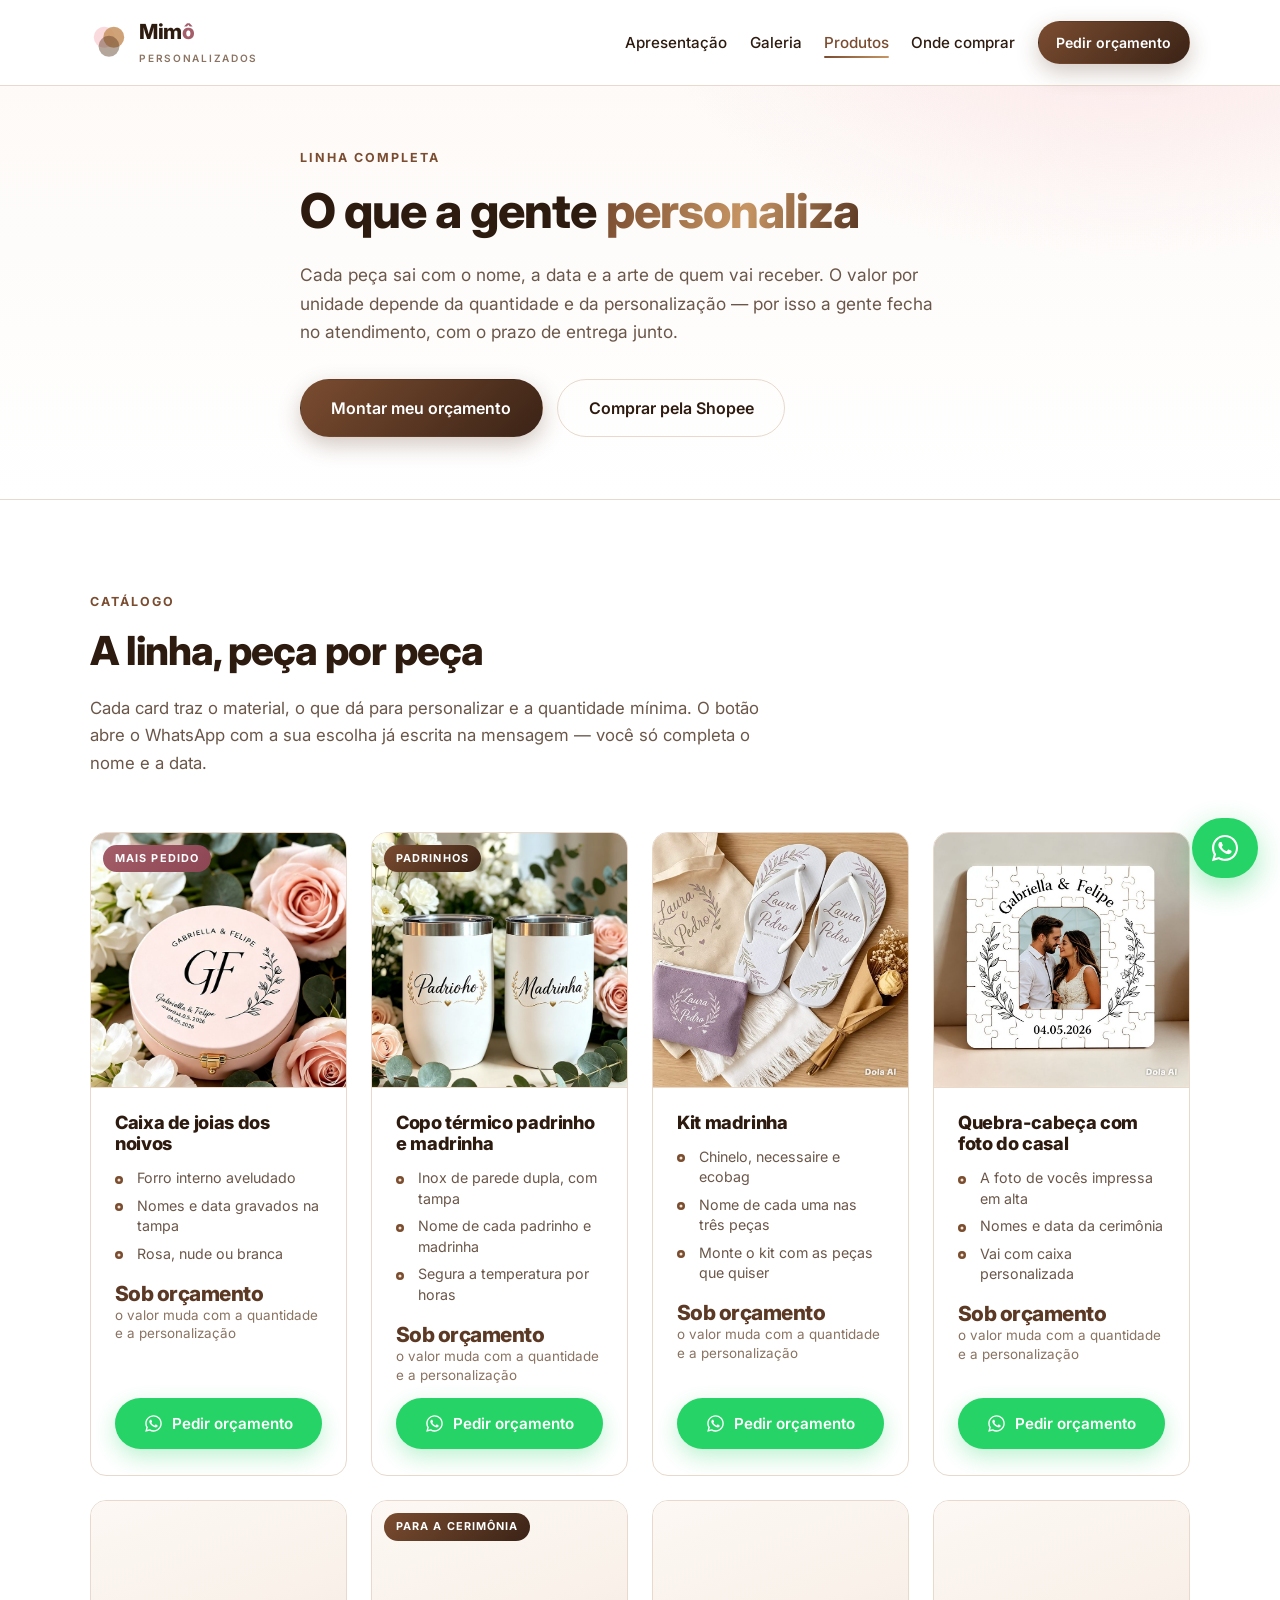
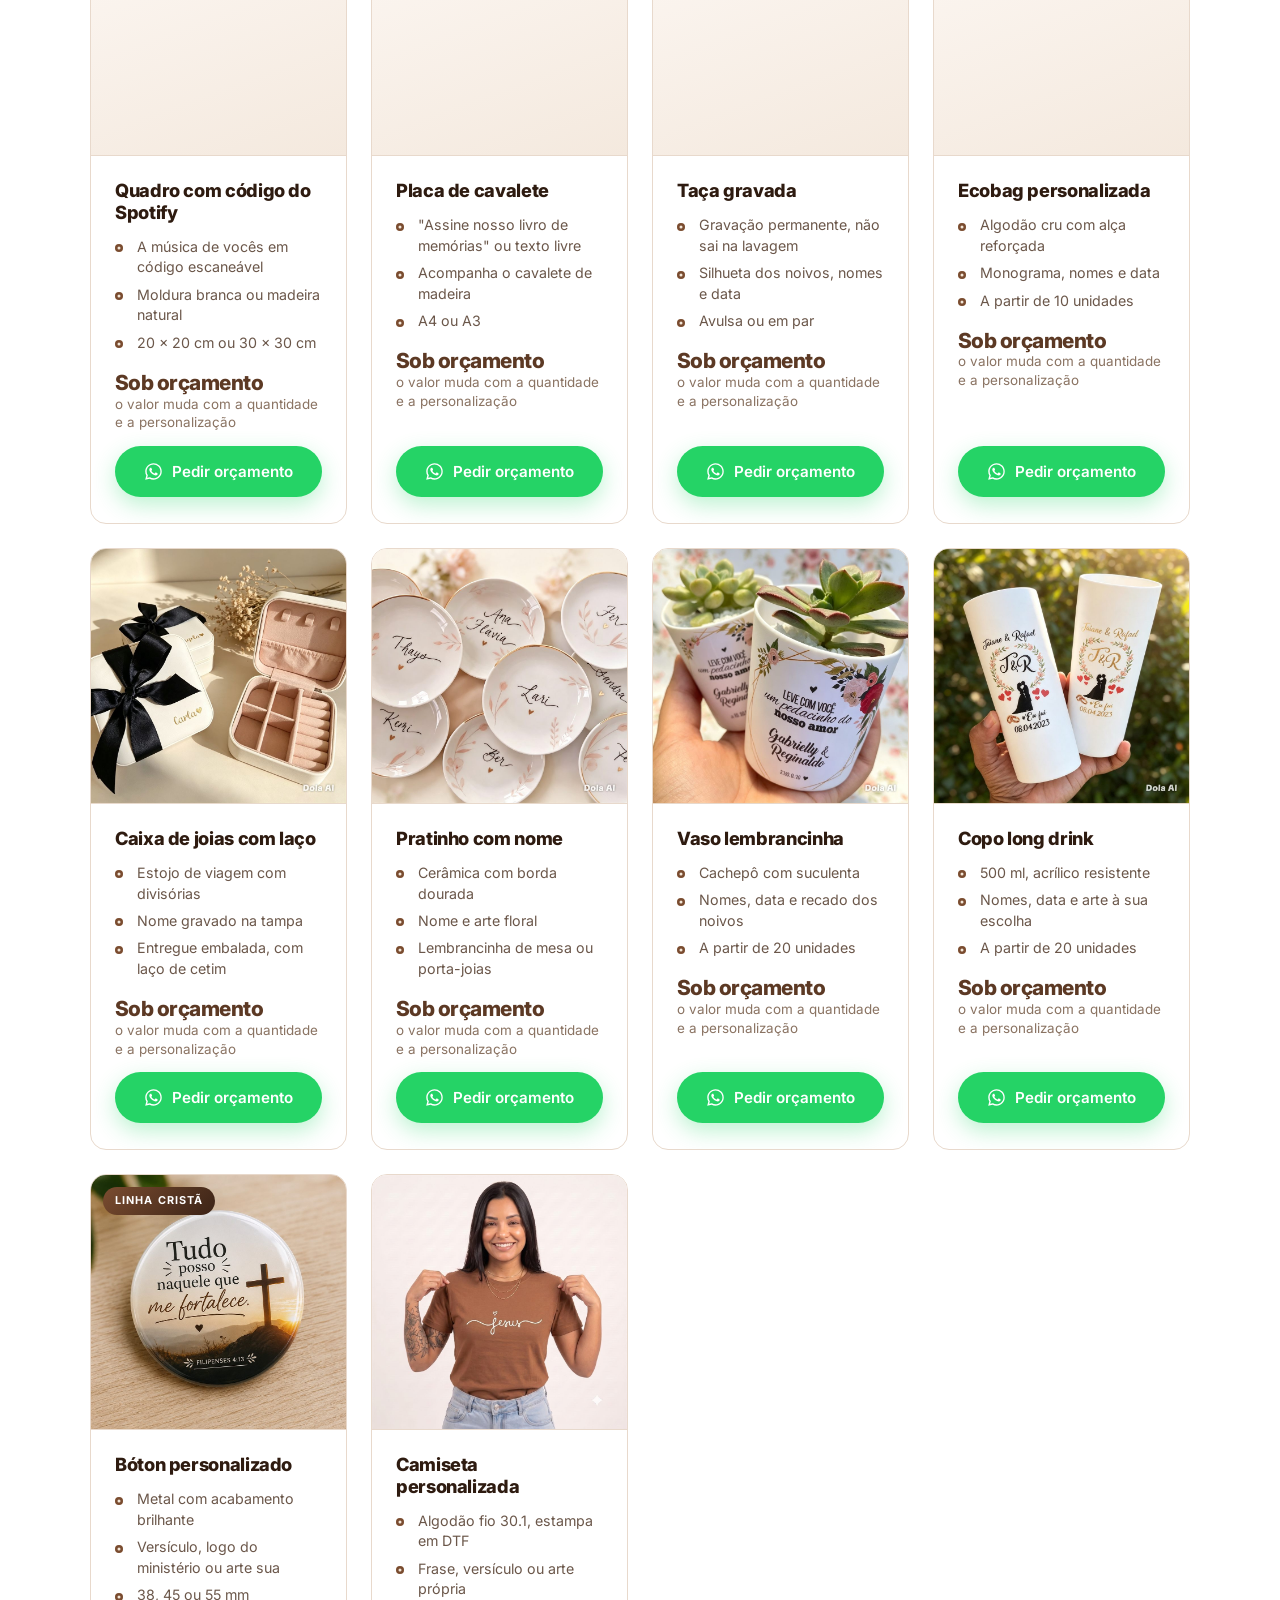
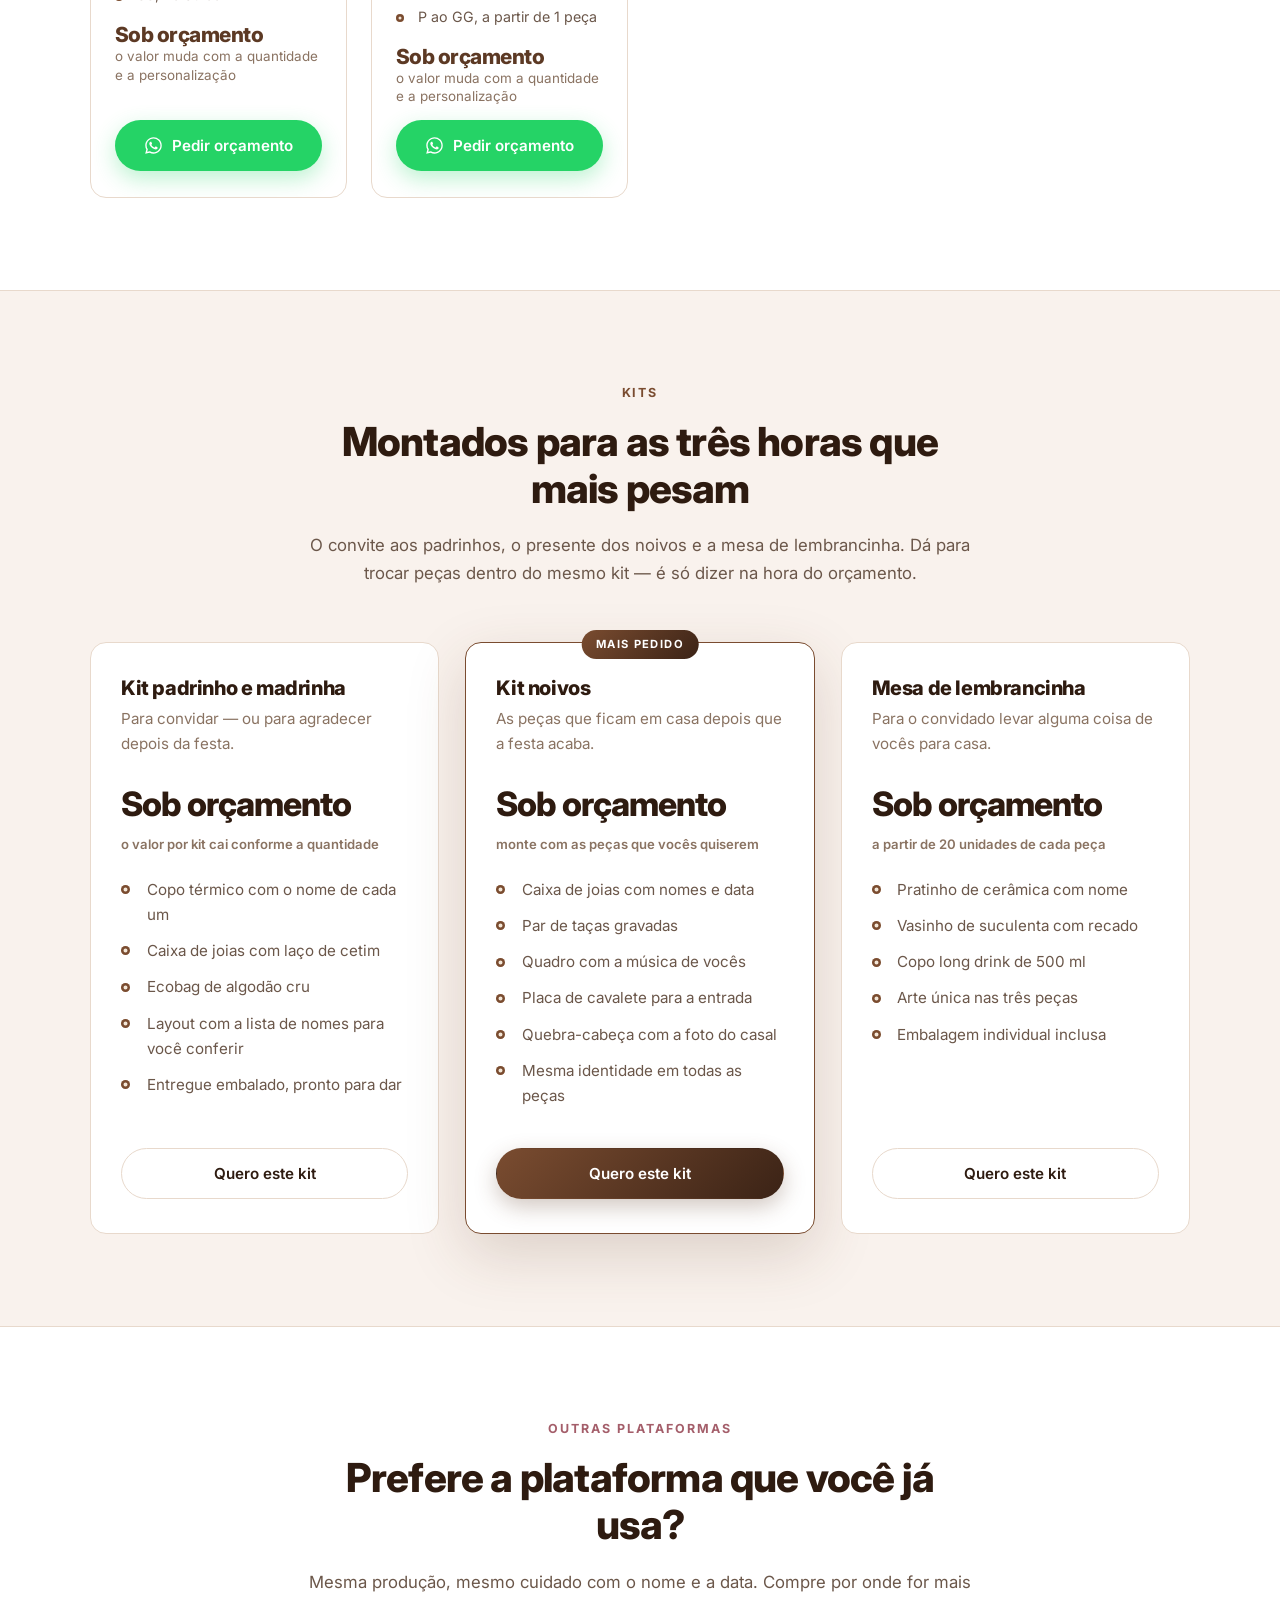
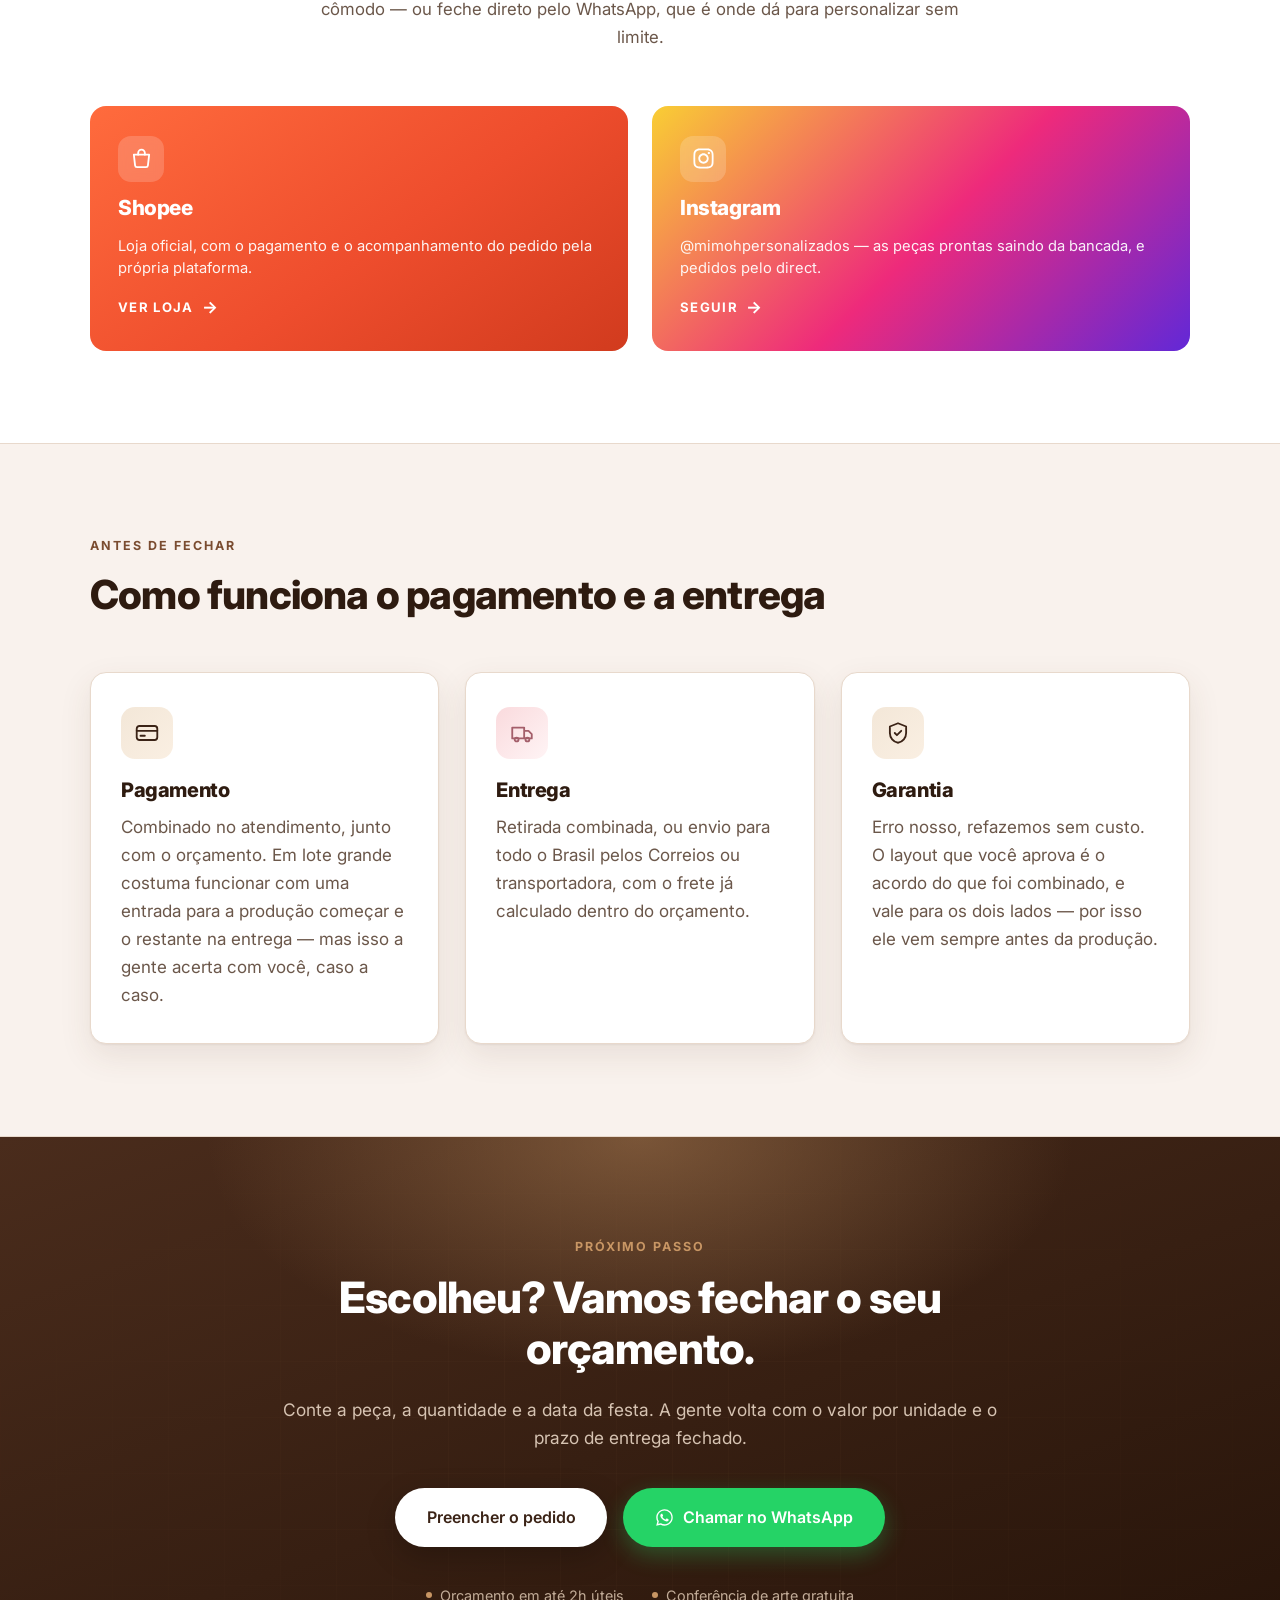
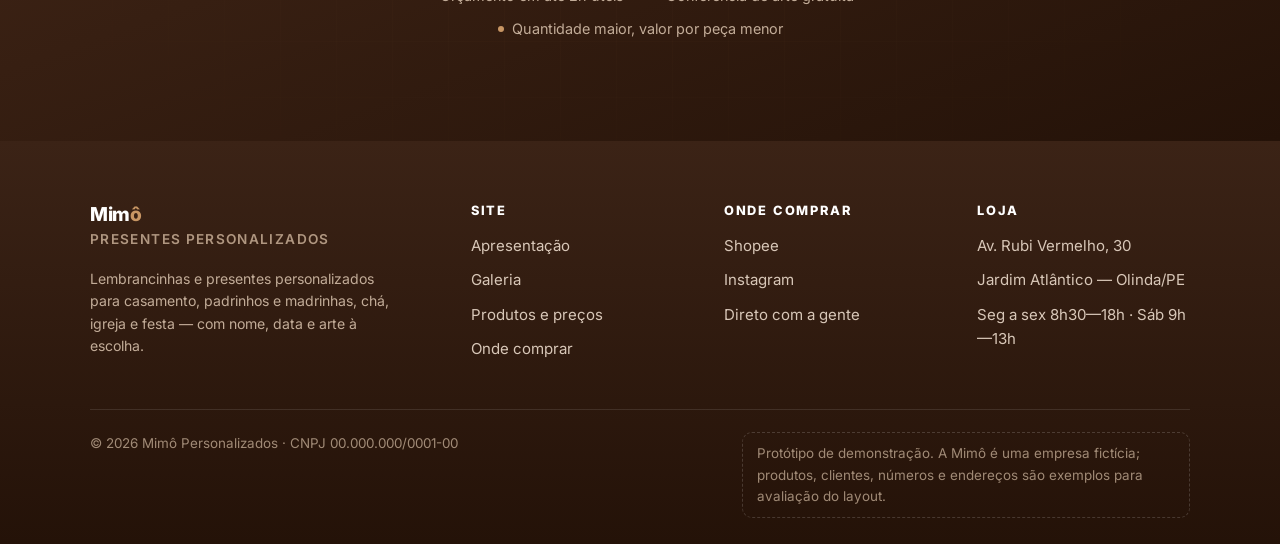
<file: produtos/index.html>
﻿<!DOCTYPE html>
<html lang="pt-BR">
<head>
<meta charset="UTF-8">
<meta name="viewport" content="width=device-width, initial-scale=1">
<title>A linha completa | Mimô Personalizados</title>
<meta name="description" content="A linha da Mimô peça por peça: caixa de joias, copo térmico de padrinho, kit madrinha, quebra-cabeça com foto, quadro, taça gravada, pratinho, vasinho, bóton e camiseta. Compre também na Shopee e pelo Instagram.">
<meta name="theme-color" content="#5C3924">
<link rel="canonical" href="https://www.mimopersonalizados.com.br/produtos/">

<meta property="og:type" content="website">
<meta property="og:locale" content="pt_BR">
<meta property="og:site_name" content="Mimô Personalizados">
<meta property="og:title" content="A linha completa | Mimô Personalizados">
<meta property="og:description" content="Caixa de joias, copo de padrinho, kit madrinha, quadro, taça gravada e lembrancinha de mesa — tudo personalizado.">

<link rel="preconnect" href="https://fonts.googleapis.com">
<link rel="preconnect" href="https://fonts.gstatic.com" crossorigin>
<link href="https://fonts.googleapis.com/css2?family=Inter:wght@400;500;600;700;800&display=swap" rel="stylesheet">
<link rel="stylesheet" href="../assets/css/style.css?v=1">
<script src="../assets/js/campanha.js?v=1"></script>
</head>
<body>

<a class="skip-link" href="#main">Ir para o conteúdo</a>

<header class="header header--solid" id="header">
  <div class="container header__inner">
    <a class="brand" href="../index.html" aria-label="Mimô Personalizados — início">
      <svg class="brand__mark" viewBox="0 0 40 40" aria-hidden="true">
        <g style="mix-blend-mode:multiply">
          <circle cx="15" cy="15" r="11" fill="#FADADD"/>
          <circle cx="25" cy="15" r="11" fill="#C89664" opacity=".88"/>
          <circle cx="20" cy="24.5" r="11" fill="#5C3924" opacity=".45"/>
        </g>
      </svg>
      <span>
        <span class="brand__name">Mim<i>ô</i></span>
        <span class="brand__tag">Personalizados</span>
      </span>
    </a>

    <nav class="nav" id="nav" aria-label="Navegação principal">
      <ul class="nav__list">
        <li><a class="nav__link" href="../index.html">Apresentação</a></li>
        <li><a class="nav__link" href="../index.html#galeria">Galeria</a></li>
        <li><a class="nav__link is-active" href="index.html" aria-current="page">Produtos</a></li>
        <li><a class="nav__link" href="../contato/index.html">Onde comprar</a></li>
        <li><a class="btn btn--primary btn--sm nav__cta" href="../contato/index.html">Pedir orçamento</a></li>
      </ul>
    </nav>

    <button class="nav-toggle" id="navToggle" aria-expanded="false" aria-controls="nav" aria-label="Abrir menu">
      <span></span><span></span><span></span>
    </button>
  </div>
</header>

<main id="main">

  <!-- ============ TOPO DA PÁGINA ============ -->
  <section class="page-hero">
    <div class="container page-hero__inner">
      <p class="eyebrow reveal">Linha completa</p>
      <h1 class="page-hero__title reveal">O que a gente <span class="grad">personaliza</span></h1>
      <p class="page-hero__lead reveal">
        Cada peça sai com o nome, a data e a arte de quem vai receber. O valor por
        unidade depende da quantidade e da personalização — por isso a gente fecha no
        atendimento, com o prazo de entrega junto.
      </p>
      <div class="page-hero__actions reveal">
        <a class="btn btn--primary btn--lg" href="../contato/index.html">Montar meu orçamento</a>
        <a class="btn btn--ghost btn--lg" href="#canais">Comprar pela Shopee</a>
      </div>
    </div>
  </section>

  <!-- ============ CATÁLOGO ============ -->
  <section class="section" id="catalogo">
    <div class="container">
      <div class="section__head section__head--left reveal">
        <p class="eyebrow">Catálogo</p>
        <h2 class="section__title">A linha, peça por peça</h2>
        <p class="section__lead">
          Cada card traz o material, o que dá para personalizar e a quantidade mínima.
          O botão abre o WhatsApp com a sua escolha já escrita na mensagem — você só
          completa o nome e a data.
        </p>
      </div>

      <div class="prods" id="lista-produtos"></div>
    </div>
  </section>

  <!-- ============ COMBOS ============ -->
  <section class="section section--tint" id="combos">
    <div class="container">
      <div class="section__head reveal">
        <p class="eyebrow">Kits</p>
        <h2 class="section__title">Montados para as três horas que mais pesam</h2>
        <p class="section__lead">
          O convite aos padrinhos, o presente dos noivos e a mesa de lembrancinha. Dá
          para trocar peças dentro do mesmo kit — é só dizer na hora do orçamento.
        </p>
      </div>

      <div class="plans">
        <article class="plan reveal">
          <h3 class="plan__title">Kit padrinho e madrinha</h3>
          <p class="plan__desc">Para convidar — ou para agradecer depois da festa.</p>
          <p class="plan__price">Sob orçamento<small>o valor por kit cai conforme a quantidade</small></p>
          <ul class="plan__list">
            <li>Copo térmico com o nome de cada um</li>
            <li>Caixa de joias com laço de cetim</li>
            <li>Ecobag de algodão cru</li>
            <li>Layout com a lista de nomes para você conferir</li>
            <li>Entregue embalado, pronto para dar</li>
          </ul>
          <a class="btn btn--ghost btn--block" href="#" data-zap="Olá! Vim pelo site da Mimô e quero orçamento do Kit padrinho e madrinha.">Quero este kit</a>
        </article>

        <article class="plan plan--featured reveal">
          <span class="plan__flag">Mais pedido</span>
          <h3 class="plan__title">Kit noivos</h3>
          <p class="plan__desc">As peças que ficam em casa depois que a festa acaba.</p>
          <p class="plan__price">Sob orçamento<small>monte com as peças que vocês quiserem</small></p>
          <ul class="plan__list">
            <li>Caixa de joias com nomes e data</li>
            <li>Par de taças gravadas</li>
            <li>Quadro com a música de vocês</li>
            <li>Placa de cavalete para a entrada</li>
            <li>Quebra-cabeça com a foto do casal</li>
            <li>Mesma identidade em todas as peças</li>
          </ul>
          <a class="btn btn--primary btn--block" href="#" data-zap="Olá! Vim pelo site da Mimô e quero orçamento do Kit noivos.">Quero este kit</a>
        </article>

        <article class="plan reveal">
          <h3 class="plan__title">Mesa de lembrancinha</h3>
          <p class="plan__desc">Para o convidado levar alguma coisa de vocês para casa.</p>
          <p class="plan__price">Sob orçamento<small>a partir de 20 unidades de cada peça</small></p>
          <ul class="plan__list">
            <li>Pratinho de cerâmica com nome</li>
            <li>Vasinho de suculenta com recado</li>
            <li>Copo long drink de 500 ml</li>
            <li>Arte única nas três peças</li>
            <li>Embalagem individual inclusa</li>
          </ul>
          <a class="btn btn--ghost btn--block" href="#" data-zap="Olá! Vim pelo site da Mimô e quero orçamento da Mesa de lembrancinha.">Quero este kit</a>
        </article>
      </div>
    </div>
  </section>

  <!-- ============ CANAIS DE VENDA ============ -->
  <section class="section" id="canais">
    <div class="container">
      <div class="section__head reveal">
        <p class="eyebrow eyebrow--mag">Outras plataformas</p>
        <h2 class="section__title">Prefere a plataforma que você já usa?</h2>
        <p class="section__lead">
          Mesma produção, mesmo cuidado com o nome e a data. Compre por onde for mais
          cômodo — ou feche direto pelo WhatsApp, que é onde dá para personalizar sem limite.
        </p>
      </div>

      <div class="channels">
        <a class="channel channel--shopee reveal" href="https://shopee.com.br/mimo_personalizados?utm_source=site&amp;utm_medium=referral" target="_blank" rel="noopener">
          <span class="channel__icon" aria-hidden="true">
            <svg viewBox="0 0 24 24" fill="none" stroke="#fff" stroke-width="1.9" stroke-linecap="round" stroke-linejoin="round"><path d="M4 8h16l-1.3 11.2A2 2 0 0 1 16.7 21H7.3a2 2 0 0 1-2-1.8L4 8Z"/><path d="M8.5 8V6.2a3.5 3.5 0 0 1 7 0V8"/></svg>
          </span>
          <h3 class="channel__title">Shopee</h3>
          <p class="channel__text">Loja oficial, com o pagamento e o acompanhamento do pedido pela própria plataforma.</p>
          <span class="channel__go">Ver loja</span>
        </a>

        <a class="channel channel--insta reveal" href="https://www.instagram.com/mimohpersonalizados" target="_blank" rel="noopener">
          <span class="channel__icon" aria-hidden="true">
            <svg viewBox="0 0 448 512" fill="#fff"><path d="M224.1 141c-63.6 0-114.9 51.3-114.9 114.9s51.3 114.9 114.9 114.9S339 319.5 339 255.9 287.7 141 224.1 141zm0 189.6c-41.1 0-74.7-33.5-74.7-74.7s33.5-74.7 74.7-74.7 74.7 33.5 74.7 74.7-33.6 74.7-74.7 74.7zm146.4-194.3c0 14.9-12 26.8-26.8 26.8-14.9 0-26.8-12-26.8-26.8s12-26.8 26.8-26.8 26.8 12 26.8 26.8zm76.1 27.2c-1.7-35.9-9.9-67.7-36.2-93.9-26.2-26.2-58-34.4-93.9-36.2-37-2.1-147.9-2.1-184.9 0-35.8 1.7-67.6 9.9-93.9 36.1s-34.4 58-36.2 93.9c-2.1 37-2.1 147.9 0 184.9 1.7 35.9 9.9 67.7 36.2 93.9s58 34.4 93.9 36.2c37 2.1 147.9 2.1 184.9 0 35.9-1.7 67.7-9.9 93.9-36.2 26.2-26.2 34.4-58 36.2-93.9 2.1-37 2.1-147.8 0-184.8zM398.8 388c-7.8 19.6-22.9 34.7-42.6 42.6-29.5 11.7-99.5 9-132.1 9s-102.7 2.6-132.1-9c-19.6-7.8-34.7-22.9-42.6-42.6-11.7-29.5-9-99.5-9-132.1s-2.6-102.7 9-132.1c7.8-19.6 22.9-34.7 42.6-42.6 29.5-11.7 99.5-9 132.1-9s102.7-2.6 132.1 9c19.6 7.8 34.7 22.9 42.6 42.6 11.7 29.5 9 99.5 9 132.1s2.7 102.7-9 132.1z"/></svg>
          </span>
          <h3 class="channel__title">Instagram</h3>
          <p class="channel__text">@mimohpersonalizados — as peças prontas saindo da bancada, e pedidos pelo direct.</p>
          <span class="channel__go">Seguir</span>
        </a>
      </div>
    </div>
  </section>

  <!-- ============ CONDIÇÕES ============ -->
  <section class="section section--tint" id="condicoes">
    <div class="container">
      <div class="section__head section__head--left reveal">
        <p class="eyebrow">Antes de fechar</p>
        <h2 class="section__title">Como funciona o pagamento e a entrega</h2>
      </div>

      <div class="grid grid--3">
        <article class="card reveal">
          <div class="card__icon">
            <svg viewBox="0 0 24 24" fill="none" stroke="currentColor" stroke-width="1.7" stroke-linecap="round" stroke-linejoin="round" aria-hidden="true"><rect x="2.5" y="5.5" width="19" height="13" rx="2.5"/><path d="M2.5 10h19M6 14.5h4"/></svg>
          </div>
          <h3 class="card__title">Pagamento</h3>
          <p class="card__text">
            Combinado no atendimento, junto com o orçamento. Em lote grande costuma
            funcionar com uma entrada para a produção começar e o restante na entrega —
            mas isso a gente acerta com você, caso a caso.
          </p>
        </article>

        <article class="card reveal">
          <div class="card__icon card__icon--mag">
            <svg viewBox="0 0 24 24" fill="none" stroke="currentColor" stroke-width="1.7" stroke-linecap="round" stroke-linejoin="round" aria-hidden="true"><path d="M3 7h11v10H3zM14 10h4l3 3v4h-7z"/><circle cx="7" cy="18" r="1.8"/><circle cx="17" cy="18" r="1.8"/></svg>
          </div>
          <h3 class="card__title">Entrega</h3>
          <p class="card__text">
            Retirada combinada, ou envio para todo o Brasil pelos Correios ou
            transportadora, com o frete já calculado dentro do orçamento.
          </p>
        </article>

        <article class="card reveal">
          <div class="card__icon">
            <svg viewBox="0 0 24 24" fill="none" stroke="currentColor" stroke-width="1.7" stroke-linecap="round" stroke-linejoin="round" aria-hidden="true"><path d="M12 3 4.5 6v6c0 4.4 3.1 8.2 7.5 9 4.4-.8 7.5-4.6 7.5-9V6L12 3Z"/><path d="m9 12 2 2 4-4"/></svg>
          </div>
          <h3 class="card__title">Garantia</h3>
          <p class="card__text">
            Erro nosso, refazemos sem custo. O layout que você aprova é o acordo do que
            foi combinado, e vale para os dois lados — por isso ele vem sempre antes da
            produção.
          </p>
        </article>
      </div>
    </div>
  </section>

  <!-- ============ CTA ============ -->
  <section class="cta">
    <div class="container cta__inner">
      <p class="eyebrow eyebrow--light">Próximo passo</p>
      <h2 class="cta__title">Escolheu? Vamos fechar o seu orçamento.</h2>
      <p class="cta__text">
        Conte a peça, a quantidade e a data da festa. A gente volta com o valor por
        unidade e o prazo de entrega fechado.
      </p>
      <div class="cta__actions">
        <a class="btn btn--light btn--lg" href="../contato/index.html">Preencher o pedido</a>
        <a class="btn btn--whats btn--lg" href="#" data-zap="Olá! Vim pelo site da Mimô e quero um orçamento.">
          <svg viewBox="0 0 448 512" fill="currentColor" aria-hidden="true"><path d="M380.9 97.1C339 55.1 283.2 32 223.9 32c-122.4 0-222 99.6-222 222 0 39.1 10.2 77.3 29.6 110.9L0 480l117.7-30.9c32.4 17.7 68.9 27 106.1 27h.1c122.3 0 222-99.6 222-222 0-59.3-23.1-115-65-157zm-157 341.6c-33.2 0-65.7-8.9-94-25.7l-6.7-4-69.8 18.3L72 359.2l-4.4-7c-18.5-29.4-28.2-63.3-28.2-98.2 0-101.7 82.8-184.5 184.6-184.5 49.3 0 95.6 19.2 130.4 54.1 34.8 34.9 56.2 81.2 56.1 130.5 0 101.8-84.9 184.6-186.6 184.6zm101.2-138.2c-5.5-2.8-32.8-16.2-37.9-18-5.1-1.9-8.8-2.8-12.5 2.8-3.7 5.6-14.3 18-17.6 21.8-3.2 3.7-6.5 4.2-12 1.4-32.6-16.3-54-29.1-75.5-66-5.7-9.8 5.7-9.1 16.3-30.3 1.8-3.7.9-6.9-.5-9.7-1.4-2.8-12.5-30.1-17.1-41.2-4.5-10.8-9.1-9.3-12.5-9.5-3.2-.2-6.9-.2-10.6-.2-3.7 0-9.7 1.4-14.8 6.9-5.1 5.6-19.4 19-19.4 46.3 0 27.3 19.9 53.7 22.6 57.4 2.8 3.7 39.1 59.7 94.8 83.8 35.2 15.2 49 16.5 66.6 13.9 10.7-1.6 32.8-13.4 37.4-26.4 4.6-13 4.6-24.1 3.2-26.4-1.3-2.5-5-3.9-10.5-6.6z"/></svg>
          Chamar no WhatsApp
        </a>
      </div>
      <ul class="cta__badges">
        <li>Orçamento em até 2h úteis</li>
        <li>Conferência de arte gratuita</li>
        <li>Quantidade maior, valor por peça menor</li>
      </ul>
    </div>
  </section>

</main>

<footer class="footer">
  <div class="container">
    <div class="footer__inner">
      <div class="footer__brand">
        <h3 class="footer__name">Mim<i>ô</i></h3>
        <p class="footer__tagline">Presentes personalizados</p>
        <p class="footer__pitch">
          Lembrancinhas e presentes personalizados para casamento, padrinhos e
          madrinhas, chá, igreja e festa — com nome, data e arte à escolha.
        </p>
      </div>

      <div class="footer__col">
        <h4>Site</h4>
        <ul>
          <li><a href="../index.html">Apresentação</a></li>
          <li><a href="../index.html#galeria">Galeria</a></li>
          <li><a href="index.html">Produtos e preços</a></li>
          <li><a href="../contato/index.html">Onde comprar</a></li>
        </ul>
      </div>

      <div class="footer__col">
        <h4>Onde comprar</h4>
        <ul>
          <li><a href="https://shopee.com.br/mimo_personalizados?utm_source=site&amp;utm_medium=referral" target="_blank" rel="noopener">Shopee</a></li>
          <li><a href="https://www.instagram.com/mimohpersonalizados" target="_blank" rel="noopener">Instagram</a></li>
          <li><a href="../contato/index.html">Direto com a gente</a></li>
        </ul>
      </div>

      <div class="footer__col footer__col--last">
        <h4>Loja</h4>
        <ul>
          <li>Av. Rubi Vermelho, 30</li>
          <li>Jardim Atlântico — Olinda/PE</li>
          <li>Seg a sex 8h30—18h · Sáb 9h—13h</li>
        </ul>
      </div>
    </div>

    <div class="footer__bottom">
      <p>© 2026 Mimô Personalizados · CNPJ 00.000.000/0001-00</p>
      <p class="footer__disclaimer">
        Protótipo de demonstração. A Mimô é uma empresa fictícia; produtos, clientes,
        números e endereços são exemplos para avaliação do layout.
      </p>
    </div>
  </div>
</footer>

<a class="whats" href="#" data-zap="Olá! Vim pelo site da Mimô e quero um orçamento." aria-label="Falar no WhatsApp">
  <svg class="whats__icon" viewBox="0 0 448 512" fill="currentColor" aria-hidden="true"><path d="M380.9 97.1C339 55.1 283.2 32 223.9 32c-122.4 0-222 99.6-222 222 0 39.1 10.2 77.3 29.6 110.9L0 480l117.7-30.9c32.4 17.7 68.9 27 106.1 27h.1c122.3 0 222-99.6 222-222 0-59.3-23.1-115-65-157zm-157 341.6c-33.2 0-65.7-8.9-94-25.7l-6.7-4-69.8 18.3L72 359.2l-4.4-7c-18.5-29.4-28.2-63.3-28.2-98.2 0-101.7 82.8-184.5 184.6-184.5 49.3 0 95.6 19.2 130.4 54.1 34.8 34.9 56.2 81.2 56.1 130.5 0 101.8-84.9 184.6-186.6 184.6zm101.2-138.2c-5.5-2.8-32.8-16.2-37.9-18-5.1-1.9-8.8-2.8-12.5 2.8-3.7 5.6-14.3 18-17.6 21.8-3.2 3.7-6.5 4.2-12 1.4-32.6-16.3-54-29.1-75.5-66-5.7-9.8 5.7-9.1 16.3-30.3 1.8-3.7.9-6.9-.5-9.7-1.4-2.8-12.5-30.1-17.1-41.2-4.5-10.8-9.1-9.3-12.5-9.5-3.2-.2-6.9-.2-10.6-.2-3.7 0-9.7 1.4-14.8 6.9-5.1 5.6-19.4 19-19.4 46.3 0 27.3 19.9 53.7 22.6 57.4 2.8 3.7 39.1 59.7 94.8 83.8 35.2 15.2 49 16.5 66.6 13.9 10.7-1.6 32.8-13.4 37.4-26.4 4.6-13 4.6-24.1 3.2-26.4-1.3-2.5-5-3.9-10.5-6.6z"/></svg>
  <span class="whats__label">Orçamento no WhatsApp</span>
</a>

<a class="to-top" id="toTop" href="#main" aria-label="Voltar ao topo">
  <svg viewBox="0 0 24 24" fill="none" stroke="currentColor" stroke-width="2.2" stroke-linecap="round" stroke-linejoin="round" aria-hidden="true"><path d="M12 19V5M6 11l6-6 6 6"/></svg>
</a>

<script src="../assets/js/main.js?v=1"></script>
<script src="../assets/js/festa.js?v=1"></script>
</body>
</html>
</file>
<file: assets/css/style.css>
/* =========================================================
   MIMÔ PERSONALIZADOS — folha de estilo
   ========================================================= */
:root{
  /* --- paleta da marca, como veio do cliente -------------- */
  --rosa:    #FADADD;   /* Rosa Pó Suave      */
  --dourado: #C89664;   /* Dourado Elegante   */
  --marrom:  #5C3924;   /* Marrom Sofisticado */
  --creme:   #F9F2ED;   /* Branco Crème       */
  --areia:   #E8D9CC;   /* Bege Areia         */

  /* --- papéis: é daqui que os componentes leem ------------ */
  --deep:        #3B2316;  /* marrom profundo — seções escuras, rodapé */
  --brand:       #5C3924;  /* Marrom Sofisticado — links, botão primário */
  --brand-2:     #7A4C30;  /* marrom claro — hover, gradientes, texto de apoio */
  --accent:      #C89664;  /* Dourado — barras, pontos, ícones, bordas */
  --accent-soft: #F3E7D8;  /* dourado diluído — chips e fundos de ícone */
  --warm:        #A45E6A;  /* rosa aprofundado — legível com texto branco */
  --warm-soft:   #FADADD;  /* Rosa Pó Suave */

  --ink:       #2E1B10;
  --body:      #6B574A;
  --muted:     #8A7362;
  --line:      #E8D9CC;
  --bg:        #ffffff;
  --bg-alt:    #F9F2ED;

  --radius:    16px;
  --radius-sm: 10px;
  --shadow:    0 1px 2px rgba(92,57,36,.07), 0 12px 32px rgba(92,57,36,.10);
  --shadow-lg: 0 20px 60px rgba(92,57,36,.18);
  --container: 1140px;
  --header-h:  86px;
  --promo-h:   0px;   /* vira 44px quando há campanha ativa */
  --ease:      cubic-bezier(.22,.75,.28,1);
}

/* =========================================================
   CAMPANHAS SAZONAIS
   O tema é só uma troca de tokens: nenhum componente muda.
   O slug vem do campanha.js, carimbado em <html data-campanha>.
   ========================================================= */
:root.has-promo{ --promo-h:44px; }

:root[data-campanha="black-friday"]{
  --deep:#111113;  --brand:#3a3a40;  --brand-2:#5a5a63;
  --accent:#f2c744;  --accent-soft:#fdf3d6;
  --warm:#f2c744;   --warm-soft:#fdf3d6;
  --ink:#0c0c0e;
  --promo-bg:linear-gradient(90deg,#000,#1d1d20 55%,#000);
  --promo-ink:#f2c744;
}
:root[data-campanha="natal"]{
  --deep:#0f3b2e;  --brand:#1c6b4f;  --brand-2:#24855f;
  --accent:#7fd4a8;  --accent-soft:#def5e8;
  --warm:#c62a35;   --warm-soft:#fbe3e4;
  --promo-bg:linear-gradient(90deg,#9e1f28,#c62a35 50%,#9e1f28);
  --promo-ink:#fff6e2;
}
:root[data-campanha="fim-de-ano"]{
  --deep:#101a33;  --brand:#1d2b55;  --brand-2:#2c3f78;
  --accent:#e8c86a;  --accent-soft:#f8efd6;
  --warm:#b8324e;   --warm-soft:#fbe2e8;
  --promo-bg:linear-gradient(90deg,#101a33,#2c3f78 50%,#101a33);
  --promo-ink:#f8efd6;
}
:root[data-campanha="volta-as-aulas"]{
  --deep:#14306b;  --brand:#2550a8;  --brand-2:#3366cc;
  --accent:#ffc93c;  --accent-soft:#fff2cf;
  --warm:#ef5b2b;   --warm-soft:#ffe7de;
  --promo-bg:linear-gradient(90deg,#2550a8,#3366cc 55%,#2550a8);
  --promo-ink:#fff2cf;
}
:root[data-campanha="dia-das-maes"]{
  --deep:#5b2347;  --brand:#8c3a6d;  --brand-2:#b0497f;
  --accent:#f3a7c5;  --accent-soft:#fde8f0;
  --warm:#d8486b;   --warm-soft:#fde3e9;
  --promo-bg:linear-gradient(90deg,#8c3a6d,#b0497f 55%,#8c3a6d);
  --promo-ink:#fde8f0;
}
:root[data-campanha="festa-junina"]{
  --deep:#5e3310;  --brand:#8a4c17;  --brand-2:#b2651f;
  --accent:#f0b429;  --accent-soft:#fdefcf;
  --warm:#c03221;   --warm-soft:#fbe2de;
  --promo-bg:linear-gradient(90deg,#b2651f,#c03221 52%,#b2651f);
  --promo-ink:#fdefcf;
}
:root[data-campanha="dia-dos-pais"]{
  --deep:#15283c;  --brand:#254766;  --brand-2:#336088;
  --accent:#d9a441;  --accent-soft:#f9edd5;
  --warm:#b05427;   --warm-soft:#fbe7db;
  --promo-bg:linear-gradient(90deg,#15283c,#2b5070 55%,#15283c);
  --promo-ink:#f0d9a7;
}
:root[data-campanha="dia-das-criancas"]{
  --deep:#23306e;  --brand:#3448b0;  --brand-2:#4a63d8;
  --accent:#ffc93c;  --accent-soft:#fff2cf;
  --warm:#ff5c8a;   --warm-soft:#ffe1e9;
  --promo-bg:linear-gradient(90deg,#4a63d8,#ff5c8a 52%,#ffa63c);
  --promo-ink:#ffffff;
}
:root[data-campanha="dia-do-cliente"]{
  --deep:#3a1f5e;  --brand:#5c2f90;  --brand-2:#7139ad;
  --accent:#2fc2ba;  --accent-soft:#d9f5f3;
  --warm:#f2603f;   --warm-soft:#ffe5de;
  --promo-bg:linear-gradient(90deg,#5c2f90,#7139ad 50%,#2fc2ba);
  --promo-ink:#ffffff;
}

/* faixa fixa no topo */
.promo{
  position:fixed; inset:0 0 auto 0; z-index:110;
  height:var(--promo-h);
  display:flex; align-items:center; justify-content:center; gap:.9rem;
  background:var(--promo-bg,var(--deep)); color:var(--promo-ink,#fff);
  font-size:.88rem; line-height:1.2; padding-inline:16px;
  text-align:center; overflow:hidden;
}
.promo strong{ font-weight:700; }

/* só o cronômetro vira pílula cheia; o rótulo da campanha fica discreto,
   de propósito — evita a "sopa de chips" de ter duas ou três pílulas
   competindo numa faixa com menos de 50px de altura */
.promo__tag{
  flex:0 0 auto;
  font-size:.68rem; font-weight:800; letter-spacing:.14em; text-transform:uppercase;
  opacity:.78;
  padding-right:.7rem; border-right:1px solid rgba(255,255,255,.3);
}

/* cronômetro: tabular-nums trava a largura dos dígitos, senão a
   pílula treme a cada segundo quando o 1 vira 8 */
.promo__timer{
  flex:0 0 auto; white-space:nowrap;
  font-size:.82rem; font-weight:700;
  font-variant-numeric:tabular-nums;
  background:rgba(255,255,255,.18);
  padding:.26rem .7rem; border-radius:999px;
}
.promo__timer:empty{ display:none; }   /* fora de campanha não ocupa espaço */

@media (max-width:760px){
  .promo{ font-size:.8rem; gap:.55rem; }
}
@media (max-width:540px){
  .promo__tag{ display:none; }         /* libera largura para a chamada e o relógio */
  .promo__timer{ font-size:.76rem; padding:.22rem .55rem; }
}

/* ---------------------------------------------------------
   ENFEITES — partículas, varal, viajante
   (montados por festa.js; não existem fora de campanha)
   --------------------------------------------------------- */
.festa{ position:fixed; inset:0; z-index:1; pointer-events:none; overflow:hidden; }
.festa-particulas{ position:absolute; inset:0; }
.festa-p{
  position:absolute; top:-8%; display:block;
  animation:festaCai linear infinite;
  will-change:transform;
}
.festa-p svg{ width:100%; height:auto; }
@keyframes festaCai{
  from{ transform:translate3d(0,-10vh,0) rotate(0); }
  to  { transform:translate3d(var(--deriva,0), 112vh, 0) rotate(var(--giro,180deg)); }
}

/* faísca da Black Friday */
.festa-brilho{
  position:absolute; top:0; left:-30%; width:30%; height:100%;
  background:linear-gradient(100deg,transparent,rgba(242,199,68,.14) 45%,rgba(255,255,255,.22) 50%,rgba(242,199,68,.14) 55%,transparent);
  animation:festaBrilho 7s ease-in-out infinite;
}
@keyframes festaBrilho{
  0%,70%{ transform:translateX(0); opacity:0; }
  72%{ opacity:1; }
  100%{ transform:translateX(440%); opacity:0; }
}

/* varal do topo, logo abaixo do cabeçalho fixo */
.festa-varal{
  position:fixed; left:0; right:0; top:calc(var(--promo-h) + var(--header-h));
  height:30px; z-index:99; pointer-events:none;
  display:flex; justify-content:space-around; align-items:flex-start;
}
.festa-varal::before{
  content:""; position:absolute; left:0; right:0; top:3px; height:2px;
  background:rgba(0,0,0,.22); border-radius:2px;
}
.festa-luz{
  position:relative; width:9px; height:13px; border-radius:50% 50% 60% 60%;
  margin-top:4px; animation:festaPisca 1.3s ease-in-out infinite;
}
.festa-luz::before{
  content:""; position:absolute; inset:-5px; border-radius:50%;
  background:inherit; opacity:.35; filter:blur(4px);
}
@keyframes festaPisca{ 0%,100%{ opacity:1; } 50%{ opacity:.25; } }

.festa-bandeira{
  width:22px; height:26px; margin-top:4px;
  clip-path:polygon(0 0,100% 0,50% 100%);
  transform-origin:top center;
  animation:festaBalanca 2.6s ease-in-out infinite;
}
@keyframes festaBalanca{
  0%,100%{ transform:rotate(-5deg); }
  50%{ transform:rotate(5deg); }
}

/* quem atravessa a tela */
.festa-viajante{ position:absolute; width:min(260px,38vw); }
.festa-viajante--treno{
  top:14%; left:-32%;
  animation:festaCruza 26s cubic-bezier(.4,0,.6,1) infinite;
}
.festa-viajante--faixa{
  top:22%; left:-38%;
  animation:festaCruza 30s linear infinite;
}
.festa-viajante--cometa{
  top:16%; left:-36%;
  animation:festaCruza 20s cubic-bezier(.3,0,.7,1) infinite;
  filter:drop-shadow(0 0 10px rgba(232,200,106,.55));
}
.festa-viajante--cometa svg{ transform:rotate(-8deg); }
.festa-viajante--pipa{
  top:11%; left:-34%;
  animation:festaCruza 24s cubic-bezier(.4,0,.6,1) infinite;
}
@keyframes festaCruza{
  0%{ transform:translate3d(0,0,0); }
  8%{ transform:translate3d(30vw,-3vh,0); }
  16%{ transform:translate3d(70vw,2vh,0); }
  24%,100%{ transform:translate3d(140vw,-2vh,0); }
}

/* o conteúdo precisa ficar acima dos enfeites (header, faixa e
   botões flutuantes já têm z-index próprio e maior) */
main,.footer{ position:relative; z-index:5; }

/* ---------------------------------------------------------
   PRESENTE — fica no canto superior direito
   --------------------------------------------------------- */
.presente{
  position:fixed; z-index:102;
  top:calc(var(--promo-h) + var(--header-h) + 12px);
  right:16px;
  padding:0; border:0; background:none; cursor:pointer;
  display:flex; align-items:center; flex-direction:row-reverse;
  max-width:calc(100vw - 32px);
}
.presente__arte{
  position:relative; display:block; width:50px; flex:0 0 50px;
  filter:drop-shadow(0 8px 14px rgba(0,0,0,.26));
  animation:presenteBalanca 2.8s ease-in-out infinite;
  transition:transform .25s var(--ease);
}
.presente__arte svg{ width:100%; height:auto; overflow:visible; }
.presente:hover .presente__arte{ transform:scale(1.08) rotate(-4deg); }

.presente__pulso{
  position:absolute; top:50%; left:50%; width:44px; height:44px; margin:-22px 0 0 -22px;
  border-radius:50%; background:var(--accent); opacity:.4; pointer-events:none;
  animation:presentePulso 2.4s ease-out infinite;
}

/* o rótulo fica recolhido e só abre no hover (ou na chamada inicial) */
.presente__dica{
  overflow:hidden; white-space:nowrap;
  max-width:0; opacity:0; padding:.32rem 0;
  font-size:.66rem; font-weight:800; letter-spacing:.1em; text-transform:uppercase;
  background:var(--promo-bg,var(--deep)); color:var(--promo-ink,#fff);
  border-radius:999px; box-shadow:0 4px 10px rgba(0,0,0,.2);
  transition:max-width .4s var(--ease), opacity .25s var(--ease),
             padding .4s var(--ease), margin .4s var(--ease);
}
.presente:hover .presente__dica,
.presente:focus-visible .presente__dica,
.presente.is-chamando .presente__dica{
  max-width:170px; opacity:1; padding:.32rem .66rem; margin-right:8px;
}

.presente.is-resgatado .presente__arte{ animation:none; }
.presente.is-resgatado .presente__pulso{ display:none; }

@keyframes presenteBalanca{
  0%,100%{ transform:translateY(0) rotate(-3deg); }
  50%{ transform:translateY(-6px) rotate(3deg); }
}
@keyframes presentePulso{
  0%{ transform:scale(.7); opacity:.45; }
  70%{ transform:scale(1.9); opacity:0; }
  100%{ opacity:0; }
}

@media (max-width:900px){
  .presente{ right:12px; top:calc(var(--promo-h) + var(--header-h) + 8px); }
  .presente__arte{ width:42px; flex-basis:42px; }
  .presente__pulso{ width:36px; height:36px; margin:-18px 0 0 -18px; }
  .presente.is-chamando .presente__dica{ max-width:0; opacity:0; padding:.32rem 0; margin-right:0; }
}

/* ---------------------------------------------------------
   PAINEL DO PRESENTE
   --------------------------------------------------------- */
.caixa{
  position:fixed; inset:0; z-index:200;
  display:grid; place-items:center; padding:20px;
  opacity:0; visibility:hidden; transition:opacity .3s var(--ease), visibility .3s;
}
.caixa.is-open{ opacity:1; visibility:visible; }
.caixa__fundo{ position:absolute; inset:0; background:rgba(46,27,16,.62); backdrop-filter:blur(4px); }
.caixa__box{
  position:relative; width:100%; max-width:430px;
  background:var(--bg); border-radius:22px; padding:30px 30px 34px;
  box-shadow:0 36px 90px rgba(0,0,0,.45);
  text-align:center; overflow:hidden;
  transform:translateY(16px) scale(.96); transition:transform .36s var(--ease);
}
.caixa.is-open .caixa__box{ transform:none; }
.caixa__box::before{
  content:""; position:absolute; inset:0 0 auto 0; height:5px;
  background:var(--promo-bg,linear-gradient(90deg,var(--brand-2),var(--accent)));
}
.caixa__x{
  position:absolute; top:12px; right:12px; z-index:3;
  width:34px; height:34px; border-radius:50%; border:0; cursor:pointer;
  background:var(--bg-alt); color:var(--muted); display:grid; place-items:center;
  transition:background .2s, color .2s;
}
.caixa__x:hover{ background:var(--line); color:var(--ink); }
.caixa__x svg{ width:16px; height:16px; }

.caixa__palco{ position:relative; height:168px; display:grid; place-items:center; margin-bottom:6px; }
.caixa__arte{
  background:none; border:0; padding:0; cursor:pointer;
  width:170px; animation:caixaPula 2.4s ease-in-out infinite;
}
.caixa__arte svg{ width:100%; height:auto; overflow:visible; }
.caixa__arte .tampa{ transform-origin:50% 80%; transition:transform .5s var(--ease); }
.caixa__arte:hover .tampa{ transform:translateY(-5px) rotate(-3deg); }
@keyframes caixaPula{
  0%,100%{ transform:translateY(0) rotate(0); }
  50%{ transform:translateY(-9px) rotate(-1.5deg); }
}
.is-aberta .caixa__arte{ animation:none; cursor:default; }
.is-aberta .caixa__arte .tampa{ transform:translate(-34px,-120px) rotate(-38deg); opacity:0; }

.caixa__estrelas{ position:absolute; inset:-30px -10px auto; height:230px; pointer-events:none; }
.caixa__estrelas i{
  position:absolute; top:40%; width:9px; height:14px; border-radius:2px;
  opacity:0; animation:caixaConfete 1.5s ease-out forwards;
}
@keyframes caixaConfete{
  0%{ opacity:1; transform:translateY(0) rotate(0) scale(.6); }
  100%{ opacity:0; transform:translateY(190px) rotate(var(--giro,180deg)) scale(1); }
}

.caixa__selo{
  margin:0 0 .5rem; font-size:.72rem; font-weight:800;
  letter-spacing:.16em; text-transform:uppercase; color:var(--brand-2);
}
.caixa__titulo{ font-size:1.42rem; margin:0 0 .5em; line-height:1.25; }
.caixa__texto{ margin:0 0 1.5rem; font-size:.97rem; }
.caixa__depois .caixa__titulo{ font-size:1.22rem; }
.caixa__cupomrot{
  margin:1.3rem 0 .5rem; font-size:.74rem; font-weight:700;
  letter-spacing:.16em; text-transform:uppercase; color:var(--muted);
}
.caixa__cupom{ margin:0 0 1.5rem; }
.caixa__cupom span{
  display:inline-block; padding:.7rem 1.6rem; border-radius:12px;
  border:2px dashed var(--brand-2); background:var(--accent-soft);
  font-size:1.35rem; font-weight:800; letter-spacing:.14em; color:var(--brand);
}
.caixa__acoes{ display:grid; gap:.6rem; }
.caixa__rodape{ margin:1.1rem 0 0; font-size:.78rem; color:var(--muted); }

@media (max-width:560px){
  .caixa__box{ padding:26px 22px 28px; }
  .caixa__palco{ height:140px; }
  .caixa__arte{ width:136px; }
  .festa-varal{ height:24px; }
}

/* preço com desconto nos cards de produto */
.prod__de{
  display:block; font-size:.86rem; color:var(--muted);
  text-decoration:line-through; margin-bottom:.1rem;
}
.prod__off{
  position:absolute; top:12px; right:12px; z-index:2;
  font-size:.7rem; font-weight:800; letter-spacing:.06em;
  background:var(--warm); color:#fff;
  padding:.3rem .6rem; border-radius:999px;
}

*,*::before,*::after{ box-sizing:border-box; }
html{ -webkit-text-size-adjust:100%; scroll-behavior:smooth; scroll-padding-top:calc(var(--header-h) + var(--promo-h) + 14px); }
body{
  margin:0;
  font-family:"Inter",-apple-system,BlinkMacSystemFont,"Segoe UI",Roboto,Arial,sans-serif;
  font-size:17px;
  line-height:1.65;
  color:var(--body);
  background:var(--bg);
  -webkit-font-smoothing:antialiased;
  overflow-x:hidden;
}
img,svg{ max-width:100%; display:block; }
h1,h2,h3,h4{ color:var(--ink); line-height:1.18; margin:0 0 .5em; letter-spacing:-.02em; font-weight:800; }
p{ margin:0 0 1em; }
a{ color:var(--brand); text-decoration:none; }
ul,ol{ margin:0; padding:0; list-style:none; }
button,input,select,textarea{ font:inherit; color:inherit; }
table{ border-collapse:collapse; width:100%; }

.container{ width:100%; max-width:var(--container); margin-inline:auto; padding-inline:20px; }

.skip-link{
  position:absolute; left:-9999px; top:0; z-index:999;
  background:var(--deep); color:#fff; padding:12px 18px; border-radius:0 0 var(--radius-sm) 0;
}
.skip-link:focus{ left:0; }
:focus-visible{ outline:3px solid var(--brand-2); outline-offset:3px; border-radius:6px; }

.eyebrow{
  font-size:.78rem; font-weight:700; letter-spacing:.16em; text-transform:uppercase;
  color:var(--brand-2); margin:0 0 .9rem;
}
.eyebrow--light{ color:var(--accent); }
.eyebrow--mag{ color:var(--warm); }
.grad{
  background:linear-gradient(100deg,var(--brand-2) 0%,var(--accent) 55%,var(--brand) 100%);
  -webkit-background-clip:text; background-clip:text; color:transparent;
}

/* ---------------------------------------------------------
   BOTÕES
   --------------------------------------------------------- */
.btn{
  display:inline-flex; align-items:center; justify-content:center; gap:.5rem;
  padding:.75rem 1.35rem; border:1px solid transparent; border-radius:999px;
  font-weight:600; font-size:.95rem; cursor:pointer; text-align:center;
  transition:transform .25s var(--ease), box-shadow .25s var(--ease), background .25s var(--ease), color .25s var(--ease), border-color .25s var(--ease);
}
.btn--primary{
  background:linear-gradient(135deg,var(--brand-2),var(--deep));
  color:#fff; box-shadow:0 8px 22px rgba(92,57,36,.28);
}
.btn--primary:hover{ transform:translateY(-2px); box-shadow:0 14px 32px rgba(92,57,36,.38); }
.btn--ghost{ background:transparent; border-color:var(--line); color:var(--ink); }
.btn--ghost:hover{ border-color:var(--brand-2); color:var(--brand-2); transform:translateY(-2px); }
.btn--light{ background:#fff; color:var(--deep); box-shadow:0 10px 30px rgba(0,0,0,.22); }
.btn--light:hover{ transform:translateY(-2px); box-shadow:0 16px 38px rgba(0,0,0,.3); background:#FDF9F6; }
.btn--whats{ background:#25d366; color:#fff; gap:.6rem; box-shadow:0 8px 22px rgba(37,211,102,.3); }
.btn--whats:hover{ background:#1eb955; transform:translateY(-2px); box-shadow:0 14px 32px rgba(37,211,102,.4); }
.btn--whats svg{ width:19px; height:19px; }
.btn--lg{ padding:.95rem 1.9rem; font-size:1rem; }
.btn--sm{ padding:.55rem 1.1rem; font-size:.88rem; }
.btn--block{ width:100%; }

/* ---------------------------------------------------------
   HEADER
   --------------------------------------------------------- */
.header{
  position:fixed; top:var(--promo-h); left:0; right:0; z-index:100;
  height:var(--header-h);
  background:rgba(255,255,255,.74);
  backdrop-filter:saturate(180%) blur(14px);
  -webkit-backdrop-filter:saturate(180%) blur(14px);
  border-bottom:1px solid transparent;
  transition:box-shadow .3s var(--ease), border-color .3s var(--ease), background .3s var(--ease);
}
.header.is-scrolled{ border-color:var(--line); box-shadow:0 6px 24px rgba(92,57,36,.06); background:rgba(255,255,255,.93); }
.header--solid{ background:#fff; border-bottom:1px solid var(--line); }
.header__inner{ height:100%; display:flex; align-items:center; justify-content:space-between; gap:1rem; }

.brand{ display:flex; align-items:center; gap:.7rem; flex:0 0 auto; }
.brand__mark{ width:38px; height:38px; flex:0 0 38px; }
.brand__name{
  font-weight:800; font-size:1.3rem; letter-spacing:-.025em; color:var(--ink); line-height:1;
}
.brand__name i{ font-style:normal; color:var(--warm); }
.brand__tag{
  display:block; font-size:.63rem; font-weight:600; letter-spacing:.17em;
  text-transform:uppercase; color:var(--muted); margin-top:3px;
}

.nav__list{ display:flex; align-items:center; gap:1.4rem; }
.nav__link{
  color:var(--ink); font-weight:500; font-size:.95rem; position:relative; padding:.25rem 0;
}
.nav__link::after{
  content:""; position:absolute; left:0; bottom:-2px; width:0; height:2px; border-radius:2px;
  background:linear-gradient(90deg,var(--brand-2),var(--accent));
  transition:width .28s var(--ease);
}
.nav__link:hover::after,.nav__link.is-active::after{ width:100%; }
.nav__link.is-active{ color:var(--brand-2); }

.nav-toggle{
  display:none; width:44px; height:44px; border:1px solid var(--line); border-radius:12px;
  background:#fff; padding:11px 10px; flex-direction:column; justify-content:space-between; cursor:pointer;
}
.nav-toggle span{ display:block; height:2px; background:var(--deep); border-radius:2px; transition:transform .3s var(--ease), opacity .2s; }
.nav-toggle.is-open span:nth-child(1){ transform:translateY(9px) rotate(45deg); }
.nav-toggle.is-open span:nth-child(2){ opacity:0; }
.nav-toggle.is-open span:nth-child(3){ transform:translateY(-9px) rotate(-45deg); }

/* ---------------------------------------------------------
   HERO
   --------------------------------------------------------- */
.hero{
  position:relative; overflow:hidden;
  padding:calc(var(--header-h) + var(--promo-h) + 76px) 0 88px;
  background:
    radial-gradient(900px 500px at 86% -5%, rgba(250,218,221,.70), transparent 62%),
    radial-gradient(700px 480px at 0% 22%, rgba(200,150,100,.16), transparent 60%),
    linear-gradient(180deg,#FDF9F6 0%, #ffffff 100%);
}
.hero::before{
  content:""; position:absolute; inset:0; pointer-events:none; opacity:.5;
  background-image:linear-gradient(rgba(92,57,36,.045) 1px, transparent 1px),
                   linear-gradient(90deg, rgba(92,57,36,.045) 1px, transparent 1px);
  background-size:64px 64px;
  mask-image:radial-gradient(70% 60% at 50% 40%, #000 30%, transparent 100%);
  -webkit-mask-image:radial-gradient(70% 60% at 50% 40%, #000 30%, transparent 100%);
}
.hero__inner{
  position:relative; z-index:1;
  display:grid; grid-template-columns:1.05fr .95fr; gap:56px; align-items:center;
}
.hero__title{ font-size:clamp(2.15rem,5.2vw,3.55rem); margin-bottom:.55em; }
.hero__sub{ font-size:1.1rem; max-width:56ch; color:var(--body); }
.hero__actions{ display:flex; flex-wrap:wrap; gap:.9rem; margin:2rem 0 2.2rem; }
.hero__badges{ display:flex; flex-wrap:wrap; gap:.6rem 1.6rem; font-size:.92rem; color:var(--muted); }
.hero__badges li{ display:flex; align-items:center; gap:.5rem; }
.hero__badges li::before{
  content:""; width:8px; height:8px; border-radius:50%;
  background:linear-gradient(135deg,var(--accent),var(--brand-2));
  box-shadow:0 0 0 4px rgba(200,150,100,.25);
}

/* a peça em destaque, flutuando dentro de dois anéis que giram */
.press{
  position:relative; width:min(430px,100%); aspect-ratio:1; display:grid; place-items:center;
  border-radius:50%;
  background:radial-gradient(closest-side, rgba(255,255,255,.95), rgba(249,242,237,.55) 70%, transparent 72%);
  box-shadow:inset 0 0 0 1px rgba(92,57,36,.06), var(--shadow);
  animation:float 7s ease-in-out infinite;
}
.press::before,.press::after{
  content:""; position:absolute; border-radius:50%; border:1px dashed rgba(92,57,36,.22);
}
.press::before{ inset:7%; animation:spin 26s linear infinite; }
.press::after{ inset:21%; border-style:solid; border-color:rgba(200,150,100,.35); animation:spin 18s linear reverse infinite; }
/* virou um .shots: antes era uma única <img>, agora é a vitrine
   giratória da home. aspect-ratio substitui o antigo height:auto,
   que não funciona num contêiner só com filhos position:absolute;
   overflow:hidden é quem arredonda as fotos lá dentro. */
.press__sheet{
  position:relative; z-index:2; width:60%; aspect-ratio:4/5;
  border-radius:20px; overflow:hidden;
  box-shadow:0 18px 40px rgba(92,57,36,.26);
}
.press__dot{
  position:absolute; width:12px; height:12px; border-radius:50%; z-index:3;
}
/* os três pontos repetem a paleta: rosa, dourado e marrom */
.press__dot--c{ top:11%; left:17%; background:var(--rosa); box-shadow:0 0 0 5px rgba(250,218,221,.55); animation:pulse 2.6s ease-in-out infinite; }
.press__dot--m{ bottom:13%; left:22%; background:var(--dourado); box-shadow:0 0 0 5px rgba(200,150,100,.28); animation:pulse 2.6s ease-in-out .8s infinite; }
.press__dot--y{ top:46%; right:4%; background:var(--marrom); box-shadow:0 0 0 5px rgba(92,57,36,.20); animation:pulse 2.6s ease-in-out 1.6s infinite; }

@keyframes spin{ to{ transform:rotate(360deg); } }
@keyframes float{ 0%,100%{ transform:translateY(0); } 50%{ transform:translateY(-14px); } }
@keyframes pulse{ 0%,100%{ transform:scale(1); opacity:1; } 50%{ transform:scale(1.35); opacity:.6; } }

/* hero interno das páginas secundárias */
.page-hero{
  position:relative; overflow:hidden;
  padding:calc(var(--header-h) + var(--promo-h) + 62px) 0 62px;
  background:
    radial-gradient(760px 420px at 88% 0%, rgba(250,218,221,.62), transparent 62%),
    linear-gradient(180deg,#FDF9F6 0%, #ffffff 100%);
  border-bottom:1px solid var(--line);
}
.page-hero__inner{ position:relative; z-index:1; max-width:720px; }
.page-hero__title{ font-size:clamp(1.9rem,4.4vw,3rem); margin-bottom:.45em; }
.page-hero__lead{ font-size:1.08rem; margin:0; max-width:58ch; }
.page-hero__actions{ display:flex; flex-wrap:wrap; gap:.9rem; margin-top:2rem; }

/* ---------------------------------------------------------
   FAIXA DE COMPROMISSOS
   --------------------------------------------------------- */
.commit{ background:var(--deep); color:#E8D9CC; padding:22px 0; }
.commit__list{ display:grid; grid-template-columns:repeat(4,1fr); gap:18px 32px; }
.commit__item{ display:flex; align-items:flex-start; gap:.7rem; font-size:.92rem; line-height:1.45; }
.commit__item svg{ width:20px; height:20px; flex:0 0 20px; color:var(--accent); margin-top:2px; }
.commit__item strong{ color:#fff; font-weight:600; }

/* ---------------------------------------------------------
   SEÇÕES
   --------------------------------------------------------- */
.section{ padding:92px 0; }
.section--tint{ background:var(--bg-alt); border-block:1px solid var(--line); }
.section--dark{
  background:
    radial-gradient(800px 420px at 12% 0%, rgba(200,150,100,.35), transparent 60%),
    linear-gradient(160deg,#4A2C1C 0%, #2A170E 100%);
  color:#E8D9CC;
}
.section--dark h2,.section--dark h3,.section--dark h4{ color:#fff; }
.section--dark .section__lead{ color:#D6C3B2; }

.section__head{ max-width:680px; margin:0 auto 54px; text-align:center; }
.section__head--left{ margin:0 0 54px; text-align:left; max-width:none; }
.section__title{ font-size:clamp(1.7rem,3.4vw,2.5rem); }
.section__lead{ font-size:1.05rem; margin:0; max-width:62ch; }
.section__head--left .section__lead{ max-width:62ch; }

.grid{ display:grid; gap:26px; }
.grid--2{ grid-template-columns:repeat(2,1fr); }
.grid--3{ grid-template-columns:repeat(3,1fr); }
.grid--4{ grid-template-columns:repeat(4,1fr); }

/* ---------------------------------------------------------
   CARDS
   --------------------------------------------------------- */
.card{
  background:#fff; border:1px solid var(--line); border-radius:var(--radius);
  padding:34px 30px; box-shadow:var(--shadow); position:relative; overflow:hidden;
  transition:transform .35s var(--ease), box-shadow .35s var(--ease), border-color .35s var(--ease);
}
.card::after{
  content:""; position:absolute; inset:auto 0 0 0; height:3px;
  background:linear-gradient(90deg,var(--accent),var(--brand-2));
  transform:scaleX(0); transform-origin:left; transition:transform .4s var(--ease);
}
.card:hover{ transform:translateY(-6px); box-shadow:var(--shadow-lg); border-color:transparent; }
.card:hover::after{ transform:scaleX(1); }
.card__icon{
  width:52px; height:52px; border-radius:14px; display:grid; place-items:center; margin-bottom:20px;
  background:linear-gradient(135deg,var(--accent-soft),#FAEFE2); color:var(--deep);
}
.card__icon svg{ width:26px; height:26px; }
.card__icon--mag{ background:linear-gradient(135deg,var(--warm-soft),#FFF4F5); color:var(--warm); }
.card__title{ font-size:1.25rem; }
.card__text{ margin:0; }

.chips{ display:flex; flex-wrap:wrap; gap:.5rem; }
.chips li{
  font-size:.78rem; font-weight:600; color:var(--brand);
  background:var(--accent-soft); border-radius:999px; padding:.32rem .8rem;
}
.chips--mag li{ background:var(--warm-soft); color:#8C4552; }
.chips--light li{ background:rgba(200,150,100,.14); color:#F0DFCB; }

/* ---------------------------------------------------------
   GALERIA — .filters / .works / .work
   --------------------------------------------------------- */
.filters{ display:flex; flex-wrap:wrap; gap:.55rem; justify-content:center; margin-bottom:36px; }
.filter{
  background:#fff; border:1px solid var(--line); border-radius:999px;
  padding:.5rem 1.1rem; font-size:.88rem; font-weight:600; color:var(--body); cursor:pointer;
  transition:border-color .22s var(--ease), color .22s var(--ease), background .22s var(--ease);
}
.filter:hover{ border-color:var(--accent); color:var(--brand-2); }
.filter[aria-pressed="true"]{
  background:linear-gradient(135deg,var(--brand-2),var(--deep)); border-color:transparent; color:#fff;
}

.works{ display:grid; grid-template-columns:repeat(3,1fr); gap:26px; }
.work{
  background:#fff; border:1px solid var(--line); border-radius:var(--radius); overflow:hidden;
  display:flex; flex-direction:column;
  transition:transform .35s var(--ease), box-shadow .35s var(--ease), border-color .35s var(--ease);
}
.work:hover{ transform:translateY(-6px); box-shadow:var(--shadow-lg); border-color:transparent; }
.work.is-hidden{ display:none; }
.work__art{ position:relative; aspect-ratio:4/3; overflow:hidden; background:var(--bg-alt); }
.work__art svg,.work__art img{
  width:100%; height:100%; object-fit:cover; transition:transform .55s var(--ease);
}
.work:hover .work__art svg,.work:hover .work__art img{ transform:scale(1.05); }
.work__date{
  position:absolute; top:12px; right:12px;
  font-size:.72rem; font-weight:600; letter-spacing:.06em;
  background:rgba(92,57,36,.78); color:#fff; backdrop-filter:blur(6px);
  padding:.28rem .7rem; border-radius:999px;
}
.work__body{ padding:24px 24px 26px; display:flex; flex-direction:column; gap:.7rem; flex:1; }
.work__title{ font-size:1.18rem; margin:0; }
.work__text{ margin:0; font-size:.95rem; }
.work__body .chips{ margin-top:auto; padding-top:.6rem; }

/* ---------------------------------------------------------
   PROCESSO
   --------------------------------------------------------- */
.steps{ display:grid; grid-template-columns:repeat(5,1fr); gap:24px; position:relative; }
.steps::before{
  content:""; position:absolute; top:26px; left:9%; right:9%; height:2px;
  background:linear-gradient(90deg,var(--accent-soft),var(--accent),var(--accent-soft));
}
.step{ position:relative; text-align:center; }
.step__dot{
  position:relative; z-index:1; display:block;
  width:14px; height:14px; margin:19px auto 22px; border-radius:50%;
  background:linear-gradient(135deg,var(--accent),var(--brand-2));
  box-shadow:0 0 0 6px var(--bg-alt), 0 0 0 9px rgba(200,150,100,.3);
}
.section:not(.section--tint) .step__dot{ box-shadow:0 0 0 6px var(--bg), 0 0 0 9px rgba(200,150,100,.3); }
.step__num{ font-size:.74rem; font-weight:800; letter-spacing:.14em; color:var(--brand-2); display:block; margin-bottom:.4rem; }
.step__title{ font-size:1.08rem; margin-bottom:.4em; }
.step__text{ margin:0; font-size:.94rem; }

/* ---------------------------------------------------------
   SEGMENTOS
   --------------------------------------------------------- */
.segments{ display:grid; grid-template-columns:repeat(3,1fr); gap:22px; }
.segment{
  background:#fff; border:1px solid var(--line); border-radius:var(--radius);
  padding:28px 26px;
  transition:transform .3s var(--ease), box-shadow .3s var(--ease), border-color .3s var(--ease);
}
.segment:hover{ transform:translateY(-4px); box-shadow:var(--shadow); border-color:var(--accent); }
.segment svg{ width:30px; height:30px; color:var(--brand-2); margin-bottom:16px; }
.segment h3{ font-size:1.06rem; margin-bottom:.4em; }
.segment p{ margin:0; font-size:.94rem; }
.segments__note{ text-align:center; margin:36px 0 0; font-size:.98rem; color:var(--muted); }
.segments__note a{ font-weight:600; border-bottom:1px solid var(--accent); }

/* ---------------------------------------------------------
   ANTES / DEPOIS
   --------------------------------------------------------- */
.compare{ display:grid; grid-template-columns:1fr auto 1fr; gap:26px; align-items:stretch; }
.compare__col{
  border-radius:var(--radius); padding:32px 28px;
  border:1px solid rgba(255,255,255,.12); background:rgba(255,255,255,.05);
  backdrop-filter:blur(4px);
}
.compare__col--after{
  border-color:rgba(200,150,100,.45);
  background:linear-gradient(180deg, rgba(200,150,100,.14), rgba(200,150,100,.05));
  box-shadow:0 20px 50px rgba(0,0,0,.22);
}
.compare__title{ margin-bottom:1.2rem; }
.tag{
  display:inline-block; font-size:.74rem; font-weight:700; letter-spacing:.1em; text-transform:uppercase;
  padding:.35rem .85rem; border-radius:999px;
}
.tag--before{ background:rgba(255,255,255,.12); color:#D6C3B2; }
.tag--after{ background:linear-gradient(135deg,var(--accent),#E0B98B); color:#3B2316; }
.compare__list li{ position:relative; padding-left:1.85rem; margin-bottom:.95rem; line-height:1.5; }
.compare__list li:last-child{ margin-bottom:0; }
.compare__list li::before{ content:""; position:absolute; left:0; top:.42em; width:14px; height:14px; border-radius:50%; }
.compare__col--before li::before{ background:rgba(255,255,255,.18); }
.compare__col--after li::before{ background:var(--accent); box-shadow:0 0 0 4px rgba(200,150,100,.18); }
.compare__arrow{ display:grid; place-items:center; color:var(--accent); }
.compare__arrow svg{ width:38px; height:38px; }

/* ---------------------------------------------------------
   PRODUTOS
   --------------------------------------------------------- */
.prods{ display:grid; grid-template-columns:repeat(4,1fr); gap:24px; }
.prod{
  background:#fff; border:1px solid var(--line); border-radius:var(--radius);
  overflow:hidden; display:flex; flex-direction:column; position:relative;
  transition:transform .32s var(--ease), box-shadow .32s var(--ease), border-color .32s var(--ease);
}
.prod:hover{ transform:translateY(-6px); box-shadow:var(--shadow-lg); border-color:transparent; }
.prod__art{
  aspect-ratio:1; display:grid; place-items:center; position:relative;
  background:linear-gradient(160deg,#FDF8F4,#F4E9DE);
  border-bottom:1px solid var(--line); overflow:hidden;
}
.prod__art svg,.prod__art img{
  width:100%; height:100%; object-fit:cover; transition:transform .4s var(--ease);
}
.prod:hover .prod__art svg,.prod:hover .prod__art img{ transform:scale(1.06); }

/* .shots — a peça fica alternando entre fotos reais, quando há mais de
   uma (ver main.js). Com uma foto só, funciona igual a um <img> comum:
   a única imagem já nasce com .is-active, sempre visível. Fica depois de
   .prod__art/.work__art de propósito: precisa vencer a `transition`
   delas (que só anima transform) para a troca de opacidade funcionar.
   Autossuficiente (define o próprio width/height/object-fit) para também
   funcionar fora dos cards — é o que o hero usa. */
.shots{ position:relative; width:100%; height:100%; }
.shots img{
  position:absolute; inset:0; width:100%; height:100%; object-fit:cover;
  opacity:0; transition:opacity 1.2s var(--ease), transform .4s var(--ease);
}
.shots img.is-active{ opacity:1; }
.prod__flag{
  position:absolute; top:12px; left:12px; z-index:2;
  font-size:.68rem; font-weight:700; letter-spacing:.1em; text-transform:uppercase;
  background:linear-gradient(135deg,var(--brand-2),var(--deep)); color:#fff;
  padding:.3rem .75rem; border-radius:999px;
}
.prod__flag--hot{ background:linear-gradient(135deg,var(--warm),#8C4552); }
.prod__body{ padding:24px 24px 26px; display:flex; flex-direction:column; gap:.85rem; flex:1; }
.prod__title{ font-size:1.14rem; margin:0; }
.prod__specs{ display:grid; gap:.42rem; }
.prod__specs li{ position:relative; padding-left:1.35rem; font-size:.89rem; line-height:1.45; }
.prod__specs li::before{
  content:""; position:absolute; left:0; top:.52em; width:8px; height:8px; border-radius:50%;
  background:var(--accent-soft); box-shadow:inset 0 0 0 2.5px var(--brand-2);
}
.prod__price{ margin:.3rem 0 0; font-size:.84rem; color:var(--muted); }
.prod__price strong{
  display:block; font-size:1.72rem; font-weight:800; color:var(--ink);
  letter-spacing:-.025em; line-height:1.1;
}
.prod__price strong span{ font-size:.95rem; font-weight:600; color:var(--muted); letter-spacing:0; }
/* produto sem preço de tabela: o valor se fecha no atendimento */
.prod__price--sob strong{ font-size:1.3rem; color:var(--brand); }
.prod__price--sob{ line-height:1.4; }
.prod__prazo{ display:flex; align-items:center; gap:.42rem; font-size:.84rem; color:var(--muted); }
.prod__prazo svg{ width:15px; height:15px; flex:0 0 15px; color:var(--brand-2); }
.prod .btn{ margin-top:auto; }

/* ---------------------------------------------------------
   PLANOS / COMBOS
   --------------------------------------------------------- */
.plans{ display:grid; grid-template-columns:repeat(3,1fr); gap:26px; }
.plan{
  background:#fff; border:1px solid var(--line); border-radius:var(--radius);
  padding:34px 30px; display:flex; flex-direction:column; position:relative;
  transition:transform .3s var(--ease), box-shadow .3s var(--ease);
}
.plan:hover{ transform:translateY(-5px); box-shadow:var(--shadow-lg); }
.plan--featured{ border-color:var(--brand-2); box-shadow:var(--shadow-lg); }
.plan__flag{
  position:absolute; top:-13px; left:50%; transform:translateX(-50%);
  font-size:.7rem; font-weight:700; letter-spacing:.12em; text-transform:uppercase;
  background:linear-gradient(135deg,var(--brand-2),var(--deep)); color:#fff;
  padding:.35rem .9rem; border-radius:999px; white-space:nowrap;
}
.plan__title{ font-size:1.25rem; margin-bottom:.3em; }
.plan__desc{ font-size:.95rem; color:var(--muted); margin-bottom:1.2rem; }
.plan__price{ font-size:2.1rem; font-weight:800; color:var(--ink); letter-spacing:-.03em; margin:0 0 1.3rem; }
.plan__price small{ display:block; font-size:.82rem; font-weight:600; color:var(--muted); letter-spacing:0; margin-top:.2rem; }
.plan__list{ margin-bottom:1.8rem; flex:1; }
.plan__list li{ position:relative; padding-left:1.6rem; margin-bottom:.7rem; font-size:.95rem; }
.plan__list li::before{
  content:""; position:absolute; left:0; top:.55em; width:9px; height:9px; border-radius:50%;
  background:var(--accent-soft); box-shadow:inset 0 0 0 2.5px var(--brand-2);
}

/* ---------------------------------------------------------
   CANAIS DE VENDA
   --------------------------------------------------------- */
/* auto-fit: a grade se refaz sozinha se um canal for acrescentado ou tirado */
.channels{ display:grid; grid-template-columns:repeat(auto-fit,minmax(300px,1fr)); gap:24px; }
.channel{
  position:relative; overflow:hidden; border-radius:var(--radius);
  padding:30px 28px; color:#fff; display:flex; flex-direction:column; gap:.9rem;
  min-height:196px;
  transition:transform .32s var(--ease), box-shadow .32s var(--ease);
}
.channel:hover{ transform:translateY(-6px); box-shadow:var(--shadow-lg); }
.channel--shopee{ background:linear-gradient(145deg,#ff6b3d,#ee4d2d 55%,#d13b1e); }
.channel--tiktok{ background:linear-gradient(145deg,#2d2d33,#111 62%); }
.channel--insta{ background:linear-gradient(135deg,#f9ce34,#ee2a7b 52%,#6228d7); }
.channel__icon{
  width:46px; height:46px; border-radius:13px; display:grid; place-items:center;
  background:rgba(255,255,255,.18); backdrop-filter:blur(4px);
}
.channel__icon svg{ width:23px; height:23px; }
.channel__title{ color:#fff; font-size:1.3rem; margin:0; }
.channel__text{ margin:0; font-size:.92rem; opacity:.93; line-height:1.5; }
.channel__go{
  margin-top:auto; display:flex; align-items:center; gap:.5rem;
  font-size:.82rem; font-weight:700; letter-spacing:.1em; text-transform:uppercase;
}
.channel__go::after{ content:"→"; font-size:1.05rem; transition:transform .3s var(--ease); }
.channel:hover .channel__go::after{ transform:translateX(5px); }

/* ---------------------------------------------------------
   FAQ
   --------------------------------------------------------- */
.faq__inner{ display:grid; grid-template-columns:.85fr 1.15fr; gap:56px; align-items:start; }
.faq__cta{ margin-top:1.8rem; }
.faq__list{ display:flex; flex-direction:column; gap:12px; }
.faq__item{
  background:#fff; border:1px solid var(--line); border-radius:var(--radius-sm);
  transition:border-color .25s var(--ease), box-shadow .25s var(--ease);
}
.faq__item[open]{ border-color:var(--accent); box-shadow:var(--shadow); }
.faq__item summary{
  cursor:pointer; list-style:none; padding:20px 54px 20px 24px; position:relative;
  font-weight:600; color:var(--ink); font-size:1rem; line-height:1.45;
}
.faq__item summary::-webkit-details-marker{ display:none; }
.faq__item summary::after{
  content:""; position:absolute; right:24px; top:50%; width:11px; height:11px;
  border-right:2.5px solid var(--brand-2); border-bottom:2.5px solid var(--brand-2);
  transform:translateY(-70%) rotate(45deg); transition:transform .3s var(--ease);
}
.faq__item[open] summary::after{ transform:translateY(-20%) rotate(-135deg); }
.faq__item summary:hover{ color:var(--brand-2); }
.faq__answer{ padding:0 24px 22px; }
.faq__answer p{ margin:0; font-size:.97rem; }

/* ---------------------------------------------------------
   CTA
   --------------------------------------------------------- */
.cta{
  position:relative; overflow:hidden; text-align:center; padding:100px 0;
  background:
    radial-gradient(700px 380px at 50% 0%, rgba(200,150,100,.42), transparent 62%),
    linear-gradient(160deg,#4A2C1C 0%, #241208 100%);
  color:#E8D9CC;
}
.cta::before{
  content:""; position:absolute; inset:0; pointer-events:none; opacity:.35;
  background-image:linear-gradient(rgba(200,150,100,.09) 1px, transparent 1px),
                   linear-gradient(90deg, rgba(200,150,100,.09) 1px, transparent 1px);
  background-size:56px 56px;
  mask-image:radial-gradient(60% 70% at 50% 50%, #000 20%, transparent 100%);
  -webkit-mask-image:radial-gradient(60% 70% at 50% 50%, #000 20%, transparent 100%);
}
.cta__inner{ position:relative; z-index:1; max-width:760px; margin-inline:auto; }
.cta__title{ color:#fff; font-size:clamp(1.8rem,3.6vw,2.7rem); margin-bottom:.5em; }
.cta__text{ font-size:1.08rem; color:#D6C3B2; margin-bottom:2.2rem; }
.cta__actions{ display:flex; flex-wrap:wrap; gap:1rem; justify-content:center; }
.cta__badges{
  display:flex; flex-wrap:wrap; justify-content:center; gap:.6rem 1.8rem;
  margin-top:2.3rem; font-size:.9rem; color:#C2AC98;
}
.cta__badges li{ display:flex; align-items:center; gap:.5rem; }
.cta__badges li::before{ content:""; width:6px; height:6px; border-radius:50%; background:var(--accent); }

/* ---------------------------------------------------------
   CONTATO
   --------------------------------------------------------- */
.back-link{
  display:inline-flex; align-items:center; gap:.5rem;
  font-size:.92rem; font-weight:600; color:var(--ink);
  padding:.6rem 1.1rem; border:1px solid var(--line); border-radius:999px;
  transition:border-color .25s var(--ease), color .25s var(--ease);
}
.back-link svg{ width:17px; height:17px; transition:transform .25s var(--ease); }
.back-link:hover{ border-color:var(--brand-2); color:var(--brand-2); }
.back-link:hover svg{ transform:translateX(-3px); }

/* contato direto: WhatsApp em destaque + demais canais ao lado */
.direct{ display:grid; grid-template-columns:1.1fr 1fr; gap:26px; align-items:stretch; }
.zap-card{
  background:linear-gradient(150deg,#28c466,#128c4b 62%,#0d6e3b);
  color:#fff; border-radius:var(--radius); padding:32px 30px;
  display:flex; flex-direction:column; gap:.35rem;
  box-shadow:0 22px 48px -24px rgba(18,140,75,.85);
}
.zap-card__icon{
  width:50px; height:50px; border-radius:14px; display:grid; place-items:center;
  background:rgba(255,255,255,.18); margin-bottom:1rem;
}
.zap-card__icon svg{ width:26px; height:26px; }
.zap-card__k{
  margin:0; font-size:.74rem; font-weight:700; letter-spacing:.14em; text-transform:uppercase;
  color:rgba(255,255,255,.78);
}
.zap-card__num{
  margin:0; font-size:clamp(1.7rem,3.2vw,2.3rem); font-weight:800;
  letter-spacing:-.025em; line-height:1.15; color:#fff;
}
.zap-card__sub{ margin:.3rem 0 0; font-size:.92rem; color:rgba(255,255,255,.88); }
.zap-card .btn{ margin-top:1.5rem; align-self:flex-start; }

/* canais diretos */
.chans{ display:grid; gap:12px; grid-auto-rows:1fr; }
.chan{
  display:flex; align-items:center; gap:16px;
  background:#fff; border:1px solid var(--line); border-radius:var(--radius);
  padding:18px 20px;
  transition:transform .25s var(--ease), border-color .25s var(--ease), box-shadow .25s var(--ease);
}
.chan:hover{ transform:translateX(5px); border-color:var(--accent); box-shadow:var(--shadow); }
.chan__icon{ width:46px; height:46px; flex:0 0 46px; border-radius:13px; display:grid; place-items:center; }
.chan__icon svg{ width:22px; height:22px; }
.chan__k{ display:block; font-size:.74rem; font-weight:700; letter-spacing:.13em; text-transform:uppercase; color:var(--muted); }
.chan__v{ display:block; font-size:1.05rem; font-weight:700; color:var(--ink); letter-spacing:-.015em; overflow-wrap:anywhere; }
.chan__note{ margin-left:auto; text-align:right; font-size:.8rem; color:var(--muted); line-height:1.45; flex:0 0 auto; }

.info-grid{ display:grid; grid-template-columns:1fr 1fr; gap:26px; align-items:start; }
.info-card{
  background:#fff; border:1px solid var(--line); border-radius:var(--radius);
  overflow:hidden; box-shadow:var(--shadow);
  display:flex; flex-direction:column;
}
.info-card__head{
  padding:24px 26px 18px;
  display:flex; align-items:flex-start; justify-content:space-between; gap:16px;
  border-bottom:1px solid var(--line);
}
.info-card h3{ font-size:1.15rem; margin:0 0 .25em; }
.info-card__sub{ margin:0; font-size:.88rem; color:var(--muted); line-height:1.5; }

/* selo aberto / fechado */
.status{
  flex:0 0 auto; display:inline-flex; align-items:center; gap:.45rem;
  font-size:.72rem; font-weight:700; letter-spacing:.08em; text-transform:uppercase;
  padding:.4rem .8rem; border-radius:999px; white-space:nowrap;
}
.status[hidden]{ display:none; } /* display:inline-flex venceria o hidden do navegador */
.status__dot{ width:8px; height:8px; border-radius:50%; background:currentColor; flex:0 0 8px; }
.status--open{ background:#e4f7ed; color:#15704a; }
.status--open .status__dot{ animation:statusPulse 2.2s ease-out infinite; }
.status--closed{ background:#fdeceb; color:#a53a31; }
@keyframes statusPulse{
  0%{ box-shadow:0 0 0 0 rgba(21,112,74,.45); }
  70%{ box-shadow:0 0 0 7px rgba(21,112,74,0); }
  100%{ box-shadow:0 0 0 0 rgba(21,112,74,0); }
}

/* lista de horários */
.hours{ list-style:none; margin:0; padding:8px 26px; }
.hours li{
  display:flex; align-items:baseline; justify-content:space-between; gap:16px;
  padding:.68rem .7rem; margin:0 -.7rem;
  border-bottom:1px solid var(--line); border-radius:8px;
  font-size:.94rem;
}
.hours li:last-child{ border-bottom:0; }
.hours .d{ color:var(--body); }
.hours .h{ color:var(--ink); font-weight:600; font-variant-numeric:tabular-nums; text-align:right; }
.hours .h--closed{ color:var(--muted); font-weight:500; }
.hours .is-today{ background:var(--accent-soft); border-bottom-color:transparent; }
.hours .is-today .d{ color:var(--brand); font-weight:700; }
.hours .is-today .d::after{
  content:"hoje"; margin-left:.55rem;
  font-size:.66rem; font-weight:700; letter-spacing:.1em; text-transform:uppercase;
  background:var(--brand-2); color:#fff; padding:.16rem .45rem; border-radius:999px;
  vertical-align:.1em;
}
.hours__note{
  margin:0; padding:16px 26px 22px; border-top:1px solid var(--line);
  font-size:.88rem; line-height:1.55; color:var(--body);
  display:flex; align-items:flex-start; gap:.7rem;
}
.hours__note svg{ width:18px; height:18px; flex:0 0 18px; color:#25d366; margin-top:2px; }

/* card do mapa */
.map{ display:block; }
.map svg{ width:100%; height:auto; border-bottom:1px solid var(--line); }
.map__addr{ padding:20px 26px 10px; margin:0; font-size:.93rem; line-height:1.65; }
.map__actions{ padding:0 26px 24px; display:flex; gap:.6rem; flex-wrap:wrap; }

/* ---------------------------------------------------------
   RODAPÉ
   --------------------------------------------------------- */
.footer{
  background:linear-gradient(180deg,#3B2316 0%, #241208 100%);
  color:#D8C7B8; padding:62px 0 26px; font-size:.94rem;
}
.footer__inner{ display:grid; grid-template-columns:1.6fr 1fr 1fr 1fr; gap:40px; padding-bottom:38px; }
.footer__name{ color:#fff; font-size:1.2rem; margin:0 0 .15rem; letter-spacing:-.025em; font-weight:800; }
.footer__name i{ font-style:normal; color:var(--accent); }
.footer__tagline{ margin:0; font-size:.85rem; color:#B09781; letter-spacing:.1em; text-transform:uppercase; font-weight:600; }
.footer__pitch{ margin:1.1rem 0 0; font-size:.88rem; line-height:1.6; max-width:34ch; color:#C2AC98; }
.footer__cta{ margin-top:1.2rem; }
.footer__col h4{ color:#fff; font-size:.8rem; letter-spacing:.14em; text-transform:uppercase; margin-bottom:1rem; }
.footer__col li{ margin-bottom:.6rem; }
.footer__col a{ color:#D8C7B8; transition:color .2s; }
.footer__col a:hover{ color:var(--accent); }
.footer__bottom{
  display:flex; flex-wrap:wrap; justify-content:space-between; gap:1rem;
  border-top:1px solid rgba(255,255,255,.1); padding-top:22px; font-size:.84rem; color:#A08A76;
}
.footer__bottom p{ margin:0; }
.footer__disclaimer{
  border:1px dashed rgba(255,255,255,.16); border-radius:10px;
  padding:.6rem .9rem; max-width:56ch; line-height:1.6;
}

/* ---------------------------------------------------------
   FLUTUANTES
   --------------------------------------------------------- */
.whats{
  position:fixed; right:22px; bottom:22px; z-index:95;
  display:flex; align-items:center;
  height:60px; padding:0 18px; border-radius:999px;
  background:#25d366; color:#fff;
  box-shadow:0 10px 30px rgba(37,211,102,.42);
  transition:box-shadow .3s var(--ease), transform .3s var(--ease), background .3s var(--ease);
}
.whats::before{
  content:""; position:absolute; inset:0; border-radius:999px;
  box-shadow:0 0 0 0 rgba(37,211,102,.55);
  animation:whatsPulse 2.8s ease-out infinite;
}
.whats:hover{ background:#1eb955; transform:translateY(-3px); box-shadow:0 16px 38px rgba(37,211,102,.5); }
.whats__icon{ width:30px; height:30px; flex:0 0 30px; position:relative; z-index:1; }
.whats__label{
  position:relative; z-index:1; overflow:hidden;
  max-width:0; opacity:0; white-space:nowrap; font-weight:600; font-size:.95rem;
  transition:max-width .38s var(--ease), opacity .28s var(--ease), margin-left .38s var(--ease);
}
.whats:hover .whats__label,.whats:focus-visible .whats__label{ max-width:220px; opacity:1; margin-left:.65rem; }
@keyframes whatsPulse{
  0%{ box-shadow:0 0 0 0 rgba(37,211,102,.5); }
  70%{ box-shadow:0 0 0 18px rgba(37,211,102,0); }
  100%{ box-shadow:0 0 0 0 rgba(37,211,102,0); }
}

.to-top{
  position:fixed; right:30px; bottom:96px; z-index:90;
  width:44px; height:44px; border-radius:50%; display:grid; place-items:center;
  background:linear-gradient(135deg,var(--brand-2),var(--deep)); color:#fff;
  box-shadow:0 10px 26px rgba(92,57,36,.32);
  opacity:0; visibility:hidden; transform:translateY(12px);
  transition:opacity .3s var(--ease), transform .3s var(--ease), visibility .3s;
}
.to-top.is-visible{ opacity:1; visibility:visible; transform:translateY(0); }
.to-top svg{ width:19px; height:19px; }

.reveal{ opacity:0; transform:translateY(26px); transition:opacity .7s var(--ease), transform .7s var(--ease); }
.reveal.is-visible{ opacity:1; transform:none; }
.sem-scroll{ overflow:hidden; }

/* ---------------------------------------------------------
   RESPONSIVO
   --------------------------------------------------------- */
@media (max-width:1040px){
  .prods{ grid-template-columns:repeat(3,1fr); }
  .footer__inner{ grid-template-columns:1.4fr 1fr 1fr; }
  .footer__col--last{ grid-column:1 / -1; }
}
@media (max-width:960px){
  :root{ --header-h:72px; }
  .hero{ padding:calc(var(--header-h) + var(--promo-h) + 52px) 0 68px; }
  .hero__inner{ grid-template-columns:1fr; gap:44px; }
  .hero__visual{ order:-1; }
  .press{ width:min(320px,80%); }
  .commit__list{ grid-template-columns:repeat(2,1fr); }
  .grid--3,.grid--4,.works,.segments,.plans,.channels{ grid-template-columns:repeat(2,1fr); }
  .steps{ grid-template-columns:repeat(2,1fr); gap:30px 24px; }
  .steps::before{ display:none; }
  .step{ text-align:left; }
  .step__dot{ margin:0 0 14px; }
  .compare{ grid-template-columns:1fr; }
  .compare__arrow{ transform:rotate(90deg); }
  .faq__inner{ grid-template-columns:1fr; gap:40px; }
  .info-grid,.direct{ grid-template-columns:1fr; }
  .chans{ grid-auto-rows:auto; }
  .section{ padding:72px 0; }

  .nav-toggle{ display:flex; }
  .nav{
    position:fixed; top:calc(var(--header-h) + var(--promo-h)); left:0; right:0;
    background:#fff; border-bottom:1px solid var(--line);
    box-shadow:0 20px 40px rgba(92,57,36,.12);
    transform:translateY(-130%); transition:transform .35s var(--ease);
    max-height:calc(100vh - var(--header-h) - var(--promo-h)); overflow-y:auto;
  }
  .nav.is-open{ transform:translateY(0); }
  .nav__list{ flex-direction:column; align-items:stretch; gap:0; padding:8px 20px 22px; }
  .nav__list li{ border-bottom:1px solid var(--line); }
  .nav__list li:last-child{ border-bottom:0; padding-top:16px; }
  .nav__link{ display:block; padding:15px 2px; font-size:1.05rem; }
  .nav__link::after{ display:none; }
  .nav__cta{ width:100%; }
}
@media (max-width:640px){
  body{ font-size:16px; }
  .prods,.grid--2,.grid--3,.grid--4,.works,.segments,.plans,.channels,.field-row{ grid-template-columns:1fr; }
  .steps{ grid-template-columns:1fr; }
  .commit__list{ grid-template-columns:1fr; }
  .footer__inner{ grid-template-columns:1fr; gap:30px; }
  .section{ padding:60px 0; }
  .form{ padding:26px 20px; }
  .chan__note{ display:none; }
  .whats{ height:56px; padding:0 15px; }
  .to-top{ right:22px; bottom:86px; }
}

@media (prefers-reduced-motion:reduce){
  *,*::before,*::after{
    animation-duration:.01ms !important; animation-iteration-count:1 !important;
    transition-duration:.01ms !important; scroll-behavior:auto !important;
  }
  html{ scroll-behavior:auto; }
  .reveal{ opacity:1; transform:none; }
}
</file>
